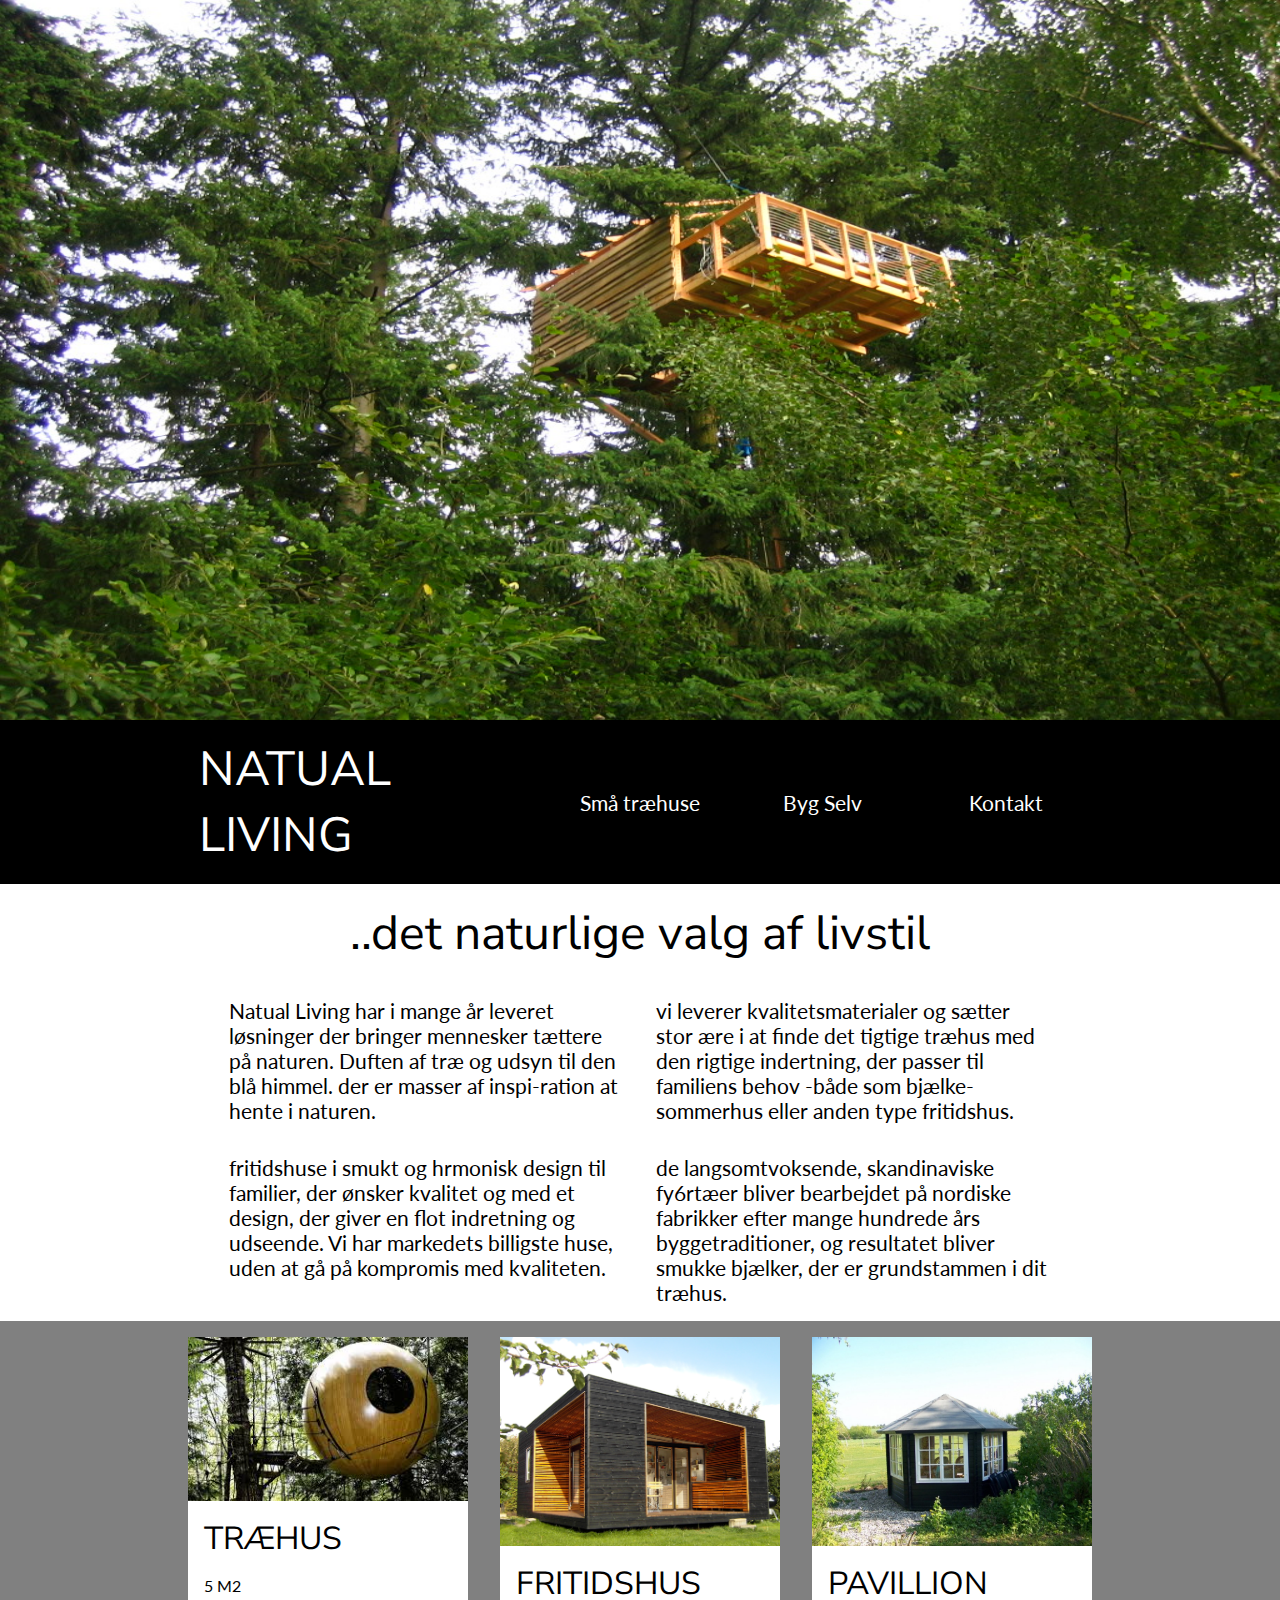
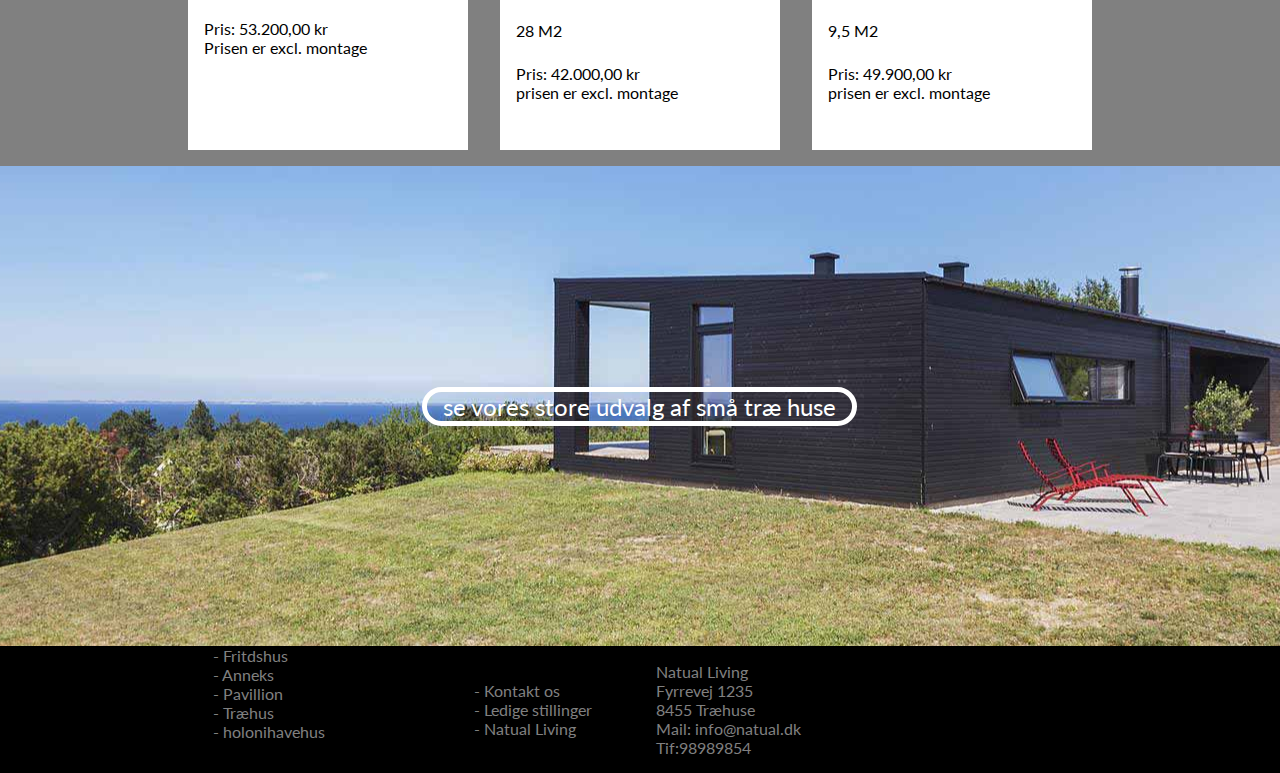
<file: BRING prøveeksamensopgave 2/index.html>
<!DOCTYPE html>
<html lang="en">

<head>
    <meta charset="UTF-8">
    <meta http-equiv="X-UA-Compatible" content="IE=edge">
    <meta name="viewport" content="width=device-width, initial-scale=1.0">
    <title>Document</title>
    <link rel="stylesheet" href="style.css">
    <link rel="stylesheet" href="https://cdnjs.cloudflare.com/ajax/libs/font-awesome/6.0.0-beta2/css/all.min.css"
        integrity="sha512-YWzhKL2whUzgiheMoBFwW8CKV4qpHQAEuvilg9FAn5VJUDwKZZxkJNuGM4XkWuk94WCrrwslk8yWNGmY1EduTA=="
        crossorigin="anonymous" referrerpolicy="no-referrer" />
</head>

<body>

    <header>

        <div class="img">
            <img class="img2010" src="img/2010-hus-i-træ.jpg" alt="">
        </div>

        <section class="NATUALLIVING">

            <div class="NATUAL">
                <h1>
                    NATUAL LIVING
                </h1>
            </div>

            <div class="træhuse">
                <p>
                    Små træhuse
                </p>
            </div>

            <div class="Selv">
                <p>
                    Byg Selv
                </p>
            </div>

            <div class="Kontakt">
                <p>
                    Kontakt
                </p>
            </div>

        </section>

    </header>

    <main>

        <section>

            <div class="h1">
                <h1>
                    ..det naturlige valg af livstil
                </h1>
            </div>

        </section>

        <section class="livstil">

            <div class="Natual1">
                <p class="Natual">
                    Natual Living har i mange år leveret løsninger der bringer mennesker tættere på naturen. Duften af
                    træ og udsyn til den blå himmel. der er masser af inspi-ration at hente i naturen.
                </p>
            </div>

            <div class="vi1">
                <p class="vi">
                    vi leverer kvalitetsmaterialer og sætter stor ære i at finde det tigtige træhus med den rigtige
                    indertning, der passer til familiens behov -både som bjælke-sommerhus eller anden type fritidshus.
                </p>
            </div>

            <div class="fritidshuse1">
                <p class="fritidshuse">
                    fritidshuse i smukt og hrmonisk design til familier, der ønsker kvalitet og med et design, der giver
                    en flot indretning og udseende. Vi har markedets billigste huse, uden at gå på kompromis med
                    kvaliteten.
                </p>
            </div>

            <div class="de1">
                <p class="de">
                    de langsomtvoksende, skandinaviske fy6rtæer bliver bearbejdet på nordiske fabrikker efter mange
                    hundrede års byggetraditioner, og resultatet bliver smukke bjælker, der er grundstammen i dit
                    træhus.
                </p>
            </div>

        </section>


        <section class="section3">

            <div class="div1">

                <div>
                    <img src="img/5m2-traehus1.jpg" alt="">
                    <h1>
                        TRÆHUS
                    </h1>
                    <P class="traehus1">
                        5 M2
                    </P>
                    <P class="Pris">
                        Pris: 53.200,00 kr
                    </P>
                    <p class="Prisen">
                        Prisen er excl. montage
                    </p>
                </div>

            </div>

            <div class="div2">

                <div>
                    <img src="img/28m2-fritidshus2.jpg" alt="">
                    <h1>
                        FRITIDSHUS
                    </h1>
                    <P class="traehus1">
                        28 M2
                    </P>
                    <p class="Pris">
                        Pris: 42.000,00 kr
                    </p>
                    <p class="Prisen">
                        prisen er excl. montage
                    </p>
                </div>
            </div>

            <div class="div3">

                <div>
                    <img src="img/9m2-pavillion2.jpg" alt="">
                    <h1>
                        PAVILLION
                    </h1>
                    <P class="traehus1">
                        9,5 M2
                    </P>
                    <p class="Pris">
                        Pris: 49.900,00 kr
                    </p>
                    <p class="Prisen">
                        prisen er excl. montage
                    </p>
                </div>
            </div>

        </section>

        <section class="section4">
            <div class="Hejrelunden">
                <p class="træ-huse">
                    se vores store udvalg af små træ huse
                </p>
            </div>

        </section>

    </main>

    <footer>

        <section class="footer">

            <div class="Fritdshus">
                <p>
                    - Fritdshus
                </p>
                <p>
                    - Anneks
                </p>
                <p>
                    - Pavillion
                </p>
                <p>
                    - Træhus
                </p>
                <p>
                    - holonihavehus
                </p>
            </div>

            <div class="Kontakt">
                <p>
                    - Kontakt os
                </p>
                <P>
                    - Ledige stillinger
                </P>
                <p>
                    - Natual Living
                </p>
            </div>

            <div class="Natual">
                <p>
                    Natual Living
                </p>
                <p>
                    Fyrrevej 1235
                </p>
                <p>

                    8455 Træhuse
                </p>
                <p>
                    Mail: info@natual.dk
                </p>
                <p>
                    Tif:98989854
                </p>
            </div>

            <div class="i">
                <i class="fa-brands fa-facebook"></i>
                <i class="fa-brands fa-pinterest-square"></i>
                <i class="fa-brands fa-instagram"></i>
            </div>

        </section>

    </footer>




</body>

</html>
</file>
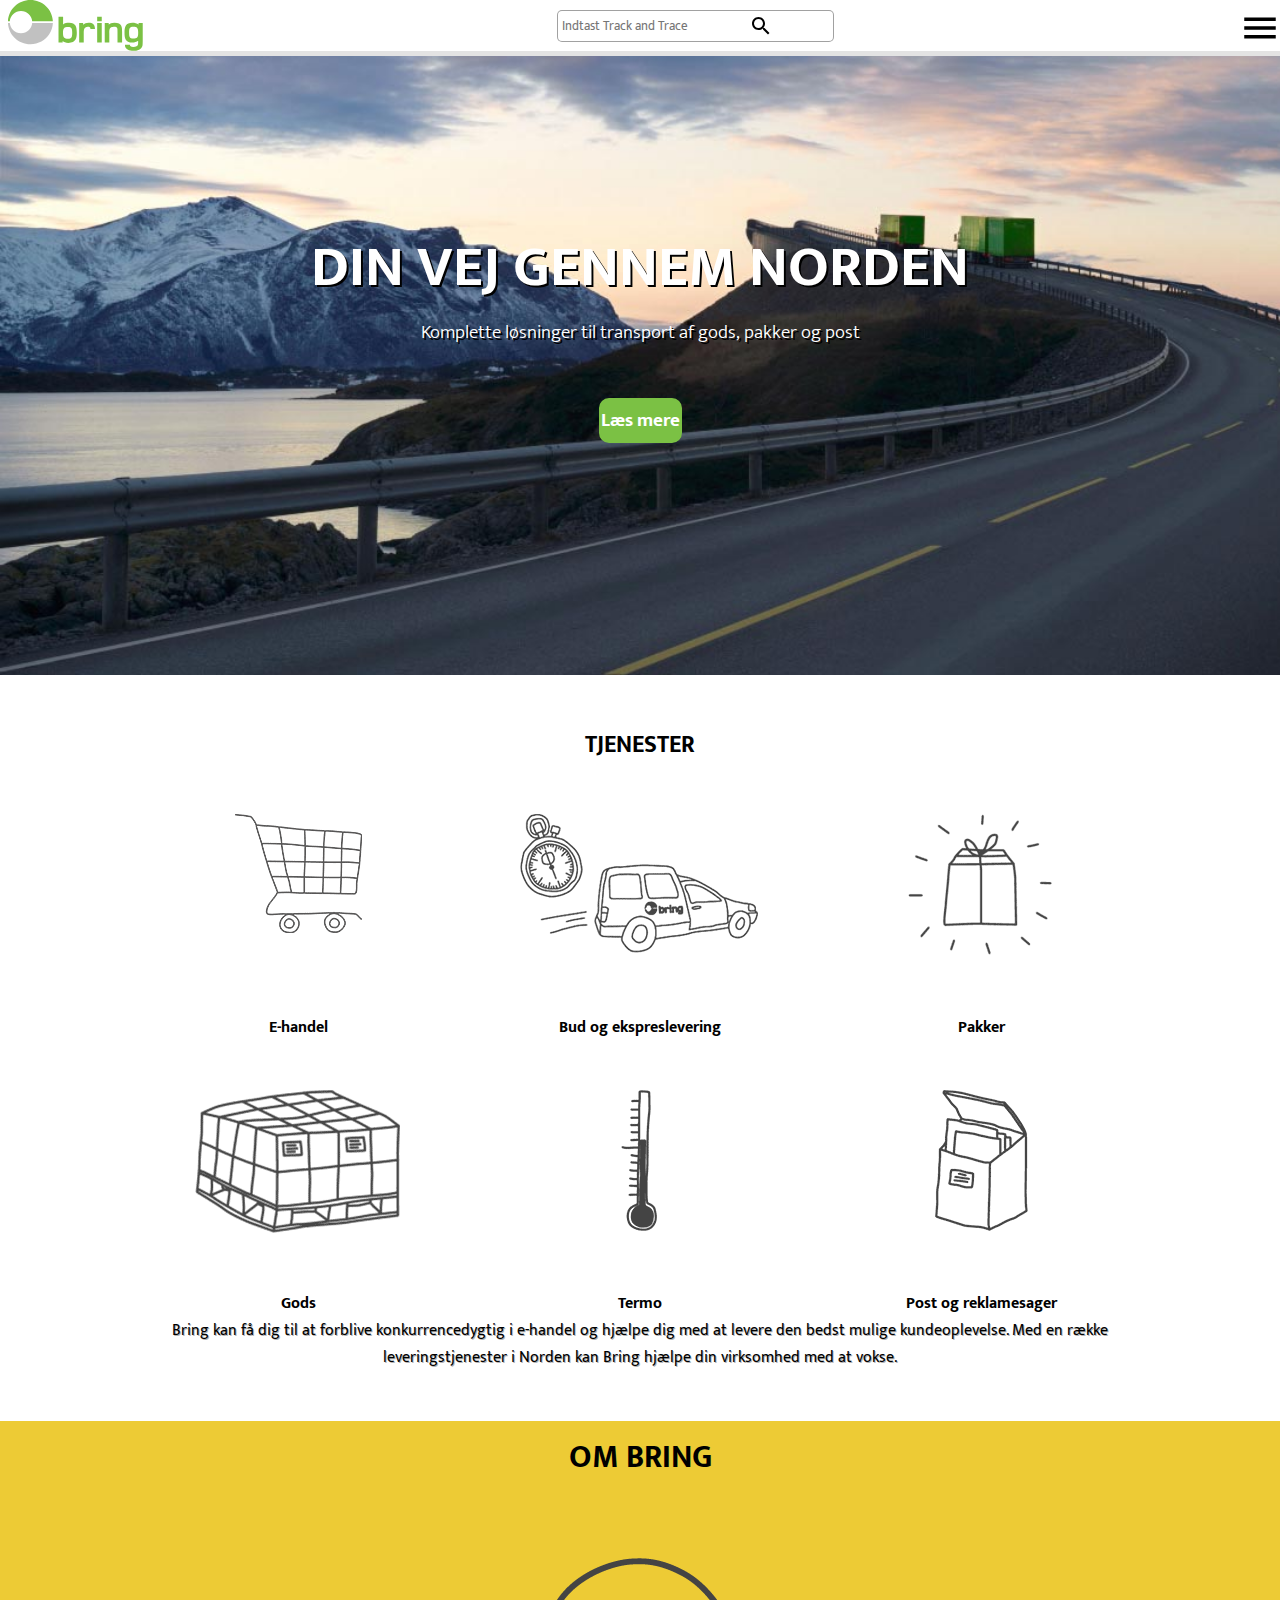
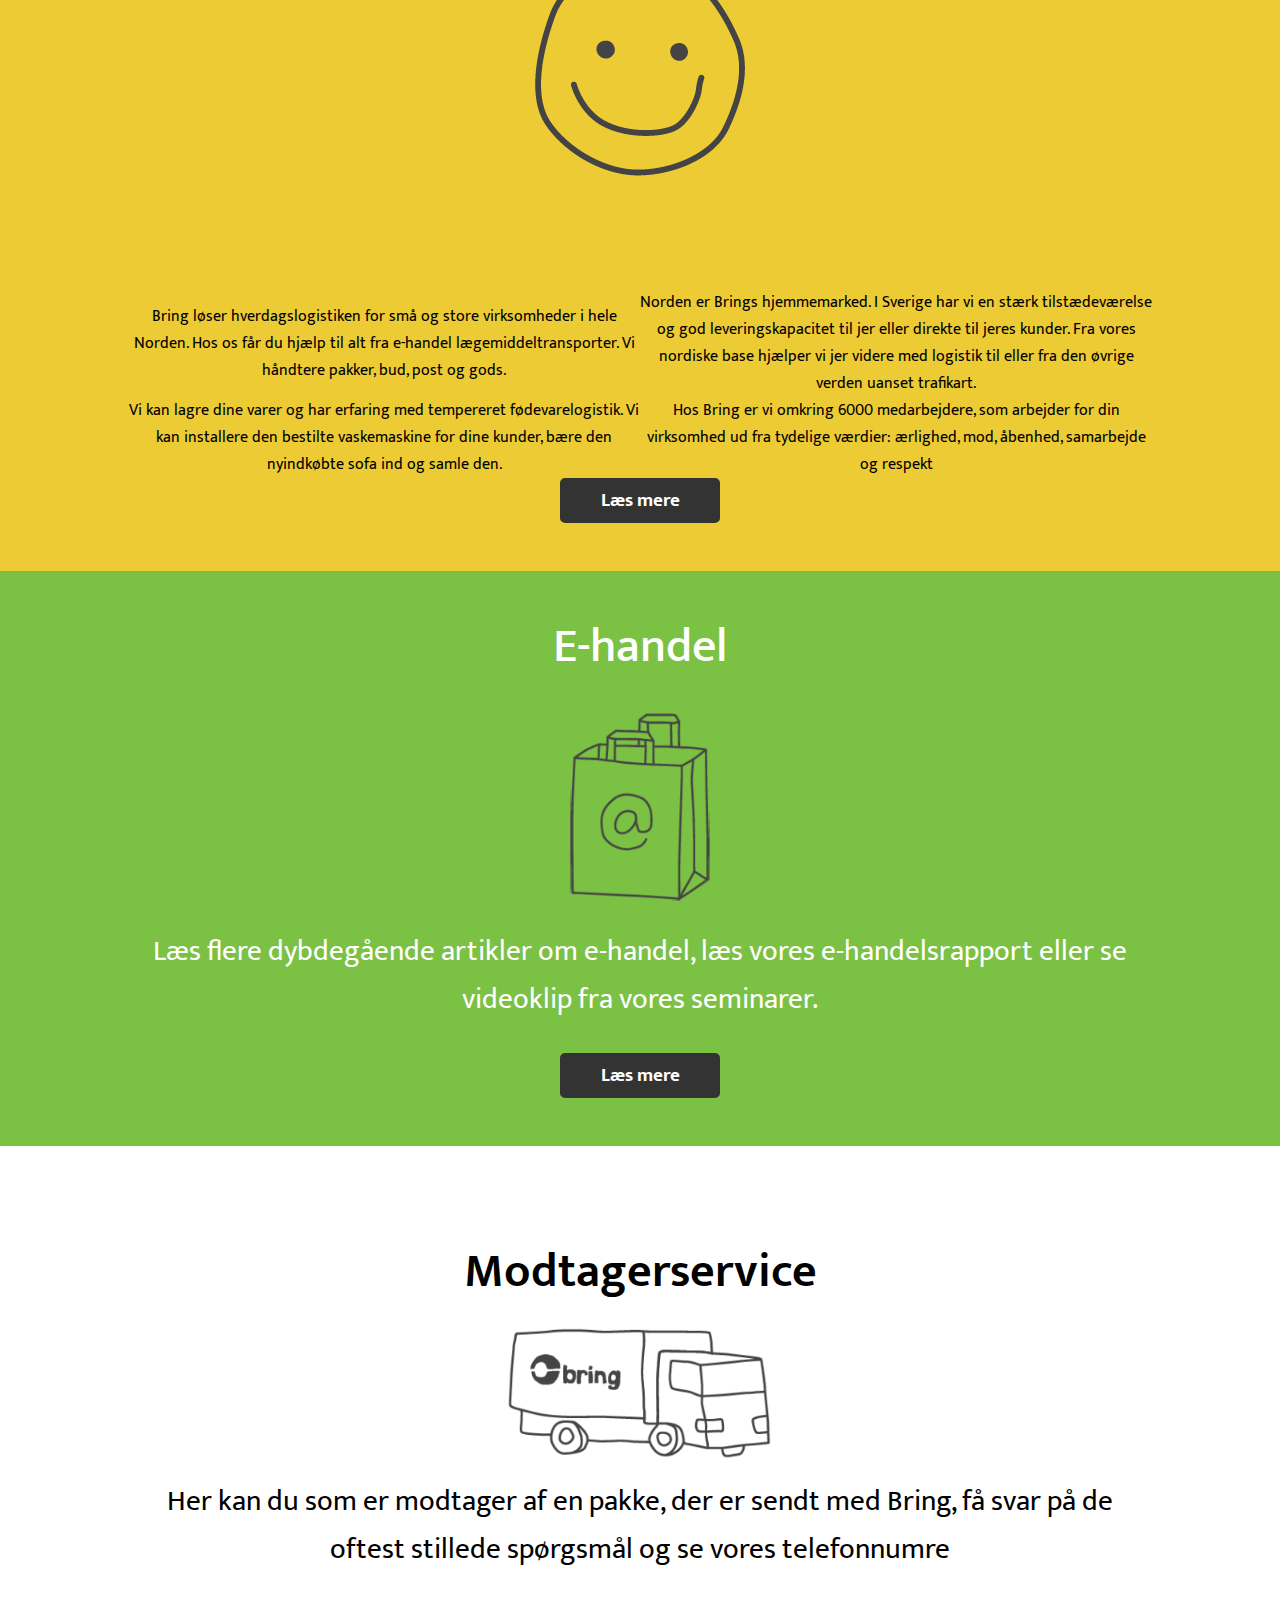
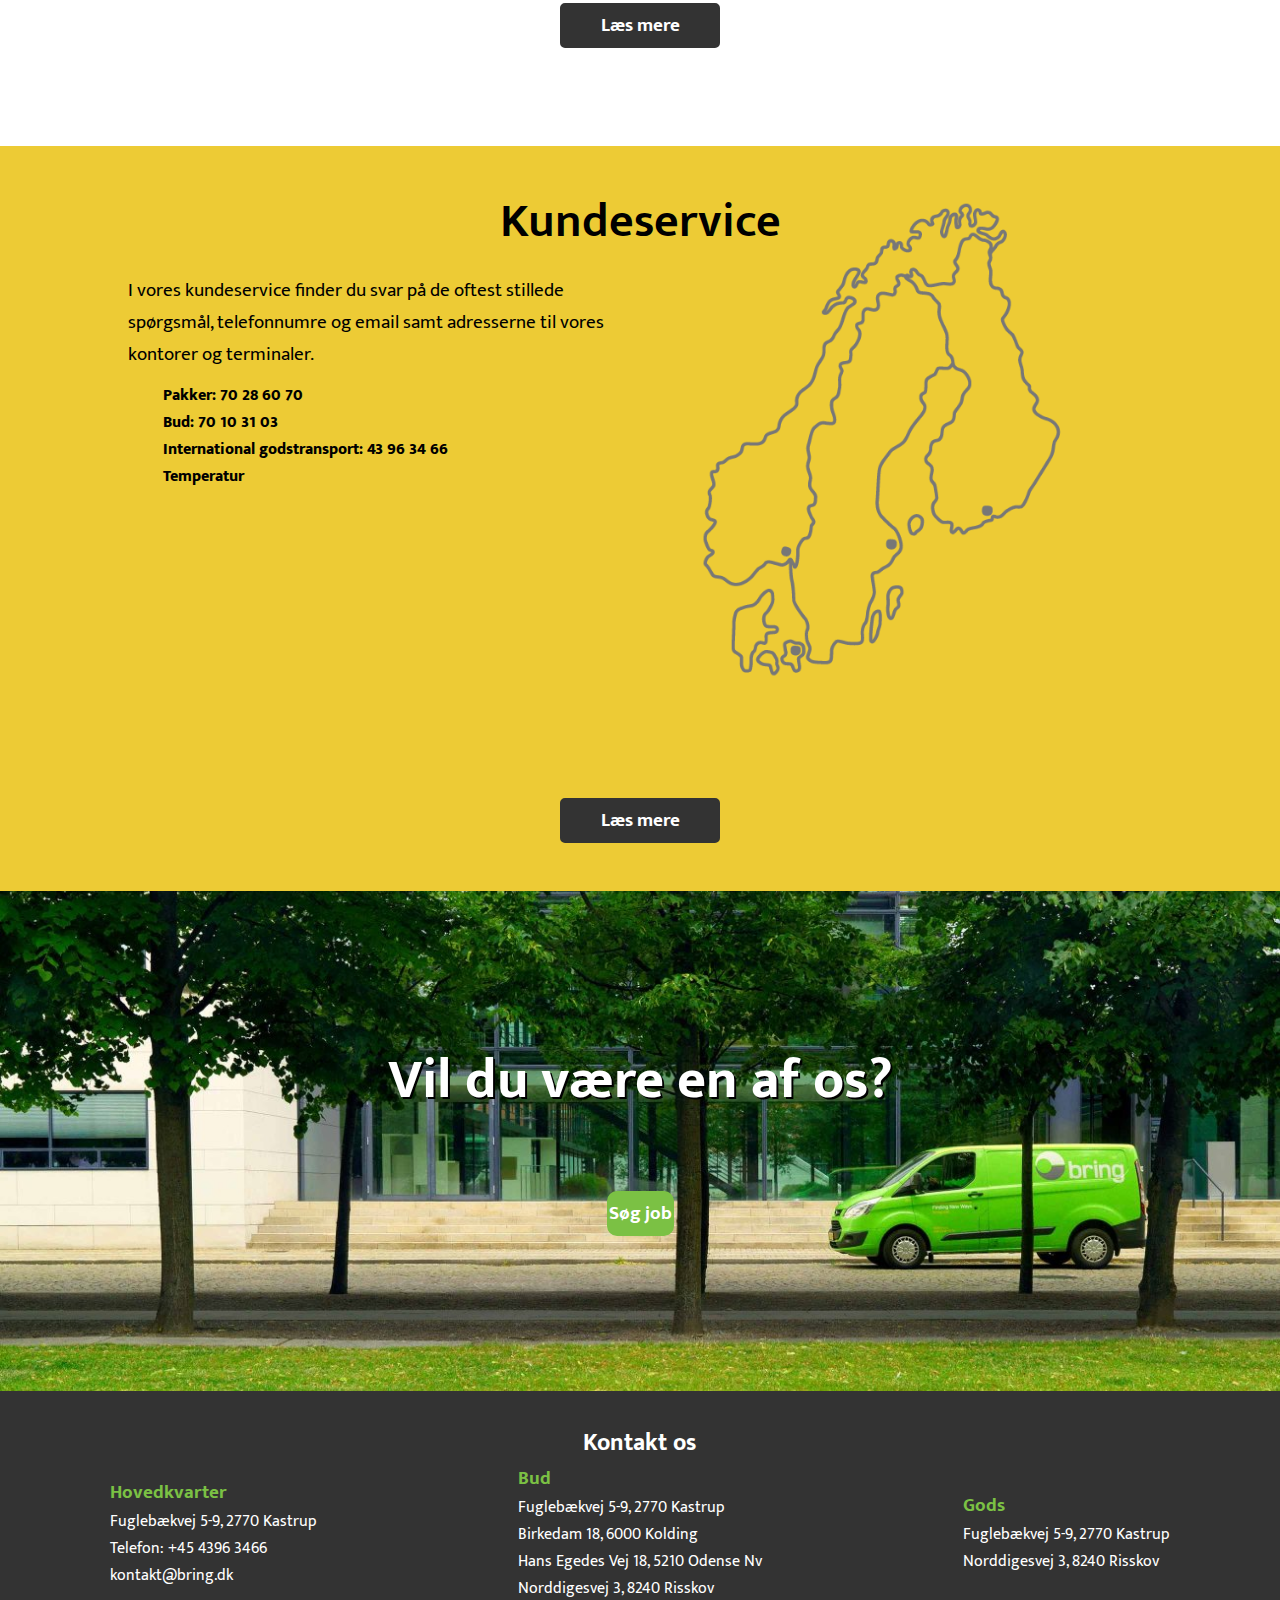
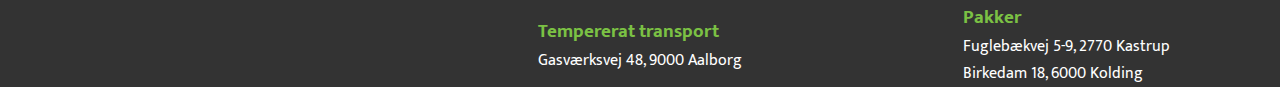
<file: BRING prøveeksamensopgave/index.html>
<!DOCTYPE html>
<html lang="en">

<head>
    <meta charset="UTF-8">
    <meta http-equiv="X-UA-Compatible" content="IE=edge">
    <meta name="viewport" content="width=device-width, initial-scale=1.0">

    <link rel="stylesheet" type="text/css" href="sc.css">

    <link rel="preconnect" href="https://fonts.googleapis.com">
    <link rel="preconnect" href="https://fonts.gstatic.com" crossorigin>
    <link href="https://fonts.googleapis.com/css2?family=Mukta:wght@300&display=swap" rel="stylesheet">

    <title>Prøveeksamen</title>
</head>

<body>

    <!--Header-->

    <header>
        <img style="padding-left: 0.5rem;" src="Materialer/logo.svg" meta="">
        <div class="searchbar">
            <input type="search" placeholder="Indtast Track and Trace">
            <img src="Materialer/baseline-search-24px.svg">
        </div>

        <div class="menu">
            <input type="checkbox">
            <img src="Materialer/baseline-menu-24px.svg">
            <ul>
                <li style="padding-bottom: 1rem; padding-top: 1rem;">
                    <h2>Hovedmenu</h2>
                </li>
                <li>
                    <h3>Forsiden</h3>
                </li>
                <li>
                    <h3>Tjenester</h3>
                </li>
                <li>
                    <h3>Om Bring</h3>
                </li>
                <li>
                    <h3>E-handel</h3>
                </li>
                <li>
                    <h3>Modtagerservice</h3>
                </li>
                <li>
                    <h3>Kundeservice</h3>
                </li>
                <li>
                    <h3>Ledige jobs</h3>
                </li>
                <li>
                    <h3>Kontakt os</h3>
                </li>

                <div class="menuchild">
                    <img src="Materialer/logo.svg">
                    <p>Fuglebækvej 5-9</p>
                    <p>2770 Kastrup</p>
                    <p>Telefon: +45 4396 3466</p>
                    <p>kontakt@bring.dk</p>
                </div>
            </ul>

        </div>

    </header>

    <!--Main sektion-->

    <main>

        <!--Din vej gennem Norden-->

        <div class="sec1">
            <section>
                <div class="fchild">
                    <h1 style="text-transform: uppercase;">Din vej gennem norden</h1>
                    <h3>Komplette løsninger til transport af gods, pakker og post</h3>
                </div>

                <!--Knap-->

                <div class="readmore2">
                    <h3 style="color: white;">Læs mere</h3>
                </div>
            </section>
        </div>

        <!--Tjenester-->

        <div class="sec2">
            <section>
                <h2 style="text-transform: uppercase;">Tjenester</h2>

                <!--Container-->

                <div class="services">

                    <div class="Schild">
                        <img src="Materialer/shopping-cart.png">
                        <h4>E-handel</h4>
                    </div>

                    <div class="Schild">
                        <img src="Materialer/courier-illustration.png">
                        <h4>Bud og ekspreslevering</h4>
                    </div>

                    <div class="Schild">
                        <img src="Materialer/parcel-illustration.png">
                        <h4>Pakker</h4>
                    </div>

                    <div class="Schild">
                        <img src="Materialer/cargo-illustration.png">
                        <h4>Gods</h4>
                    </div>

                    <div class="Schild">
                        <img src="Materialer/tempererat.png">
                        <h4>Termo</h4>
                    </div>

                    <div class="Schild">
                        <img src="Materialer/mailbox.png">
                        <h4>Post og reklamesager</h4>
                    </div>

                </div>

                <!--Sektion beskrivelse-->

                <p style="text-shadow: 1px 1px rgb(179, 179, 179);">Bring kan få dig til at forblive konkurrencedygtig i
                    e-handel og hjælpe dig med at levere den bedst mulige kundeoplevelse. Med en række
                    leveringstjenester i Norden kan Bring hjælpe din virksomhed med at vokse.</p>
            </section>
        </div>

        <!--Info-->

        <div class="sec3">
            <section>
                <h1 style="text-transform: uppercase; margin-top: 10px;">Om Bring</h1>
                <img style="margin-top: 70px;" src="Materialer/smiley.png">

                <!--Container-->

                <div class="txtcontainer">

                    <p>Bring løser hverdagslogistiken for små og store virksomheder i hele Norden.
                        Hos os får du hjælp til alt fra e-handel lægemiddeltransporter.
                        Vi håndtere pakker, bud, post og gods.
                    </p>

                    <p>Norden er Brings hjemmemarked. I Sverige har vi en stærk tilstædeværelse og god
                        leveringskapacitet til jer eller direkte
                        til jeres kunder. Fra vores nordiske base hjælper vi jer videre med logistik
                        til eller fra den øvrige verden uanset trafikart.
                    </p>

                    <p>Vi kan lagre dine varer og har erfaring med tempereret fødevarelogistik.
                        Vi kan installere den bestilte vaskemaskine for dine kunder, bære den
                        nyindkøbte sofa ind og samle den.
                    </p>

                    <p>Hos Bring er vi omkring 6000 medarbejdere, som arbejder for din
                        virksomhed ud fra tydelige værdier: ærlighed, mod, åbenhed,
                        samarbejde og respekt
                    </p>

                </div>

                <!--Knap-->

                <a href="#">
                    <div class="readmore">
                        <h3>Læs mere</h3>
                    </div>
                </a>


            </section>
        </div>

        <!-- E-handel -->

        <div class="sec4">
            <section>
                <div class="shop">
                    <h1 style="color: white; font-size: 3rem; font-weight: 500; margin-top: 2.25rem;">E-handel</h1>
                    <img src="Materialer/e-handel.png" style="transform: scale(80%);">
                    <p style="color: white; font-size: 1.8rem;">Læs flere dybdegående artikler om e-handel, læs vores
                        e-handelsrapport eller se videoklip fra vores seminarer.</p>
                </div>

                <a href="#">
                    <div class="readmore">
                        <h3>Læs mere</h3>
                    </div>
                </a>

            </section>
        </div>

        <div class="sec5">
            <section>
                <div class="recieve">
                    <h1 style="color: black; font-size: 3rem; font-weight: 600; margin-top: 2.25rem;">Modtagerservice
                    </h1>
                    <img src="Materialer/truck.png" style="transform: scale(80%);">
                    <p style="color: black; font-size: 1.8rem;">Her kan du som er modtager af en pakke, der er sendt med
                        Bring, få svar på de oftest
                        stillede spørgsmål og se vores telefonnumre</p>
                </div>

                <a href="#">
                    <div class="readmore">
                        <h3>Læs mere</h3>
                    </div>
                </a>
            </section>
        </div>

        <div class="sec6">
            <section>
                <div class="customerservice">
                    <h1 style="color: black; font-size: 3rem; font-weight: 600; margin-top: 2.25rem;">Kundeservice</h1>
                    <p style="color: black; font-size: 1.2rem;">I vores kundeservice finder du svar på de oftest
                        stillede spørgsmål,
                        telefonnumre og email samt adresserne til vores kontorer og terminaler.
                    </p>
                    <img src="Materialer/bring-map-nordic.png">
                    <ul>
                        <li>Pakker: 70 28 60 70</li>
                        <li>Bud: 70 10 31 03</li>
                        <li>International godstransport: 43 96 34 66</li>
                        <li>Temperatur</li>
                    </ul>
                </div>

                <a href="#">
                    <div class="readmore">
                        <h3>Læs mere</h3>
                    </div>
                </a>
            </section>
        </div>

        <div class="sec7">
            <section>

                <div class="fchild">
                    <h1 style="font-size: 3.5rem;">Vil du være en af os?</h1>
                </div>

                <a href="#">
                    <div class="readmore2" style="margin-top: 4rem;">
                        <h3>Søg job</h3>
                    </div>
                </a>

            </section>
        </div>

    </main>

    <!--Footer-->

    <footer>

        <div class="footcontainer">

            <div class="foottop">
                <h2>Kontakt os</h2>
            </div>

            <div class="hq">
                <h3>Hovedkvarter</h3>
                <ul>
                    <li>Fuglebækvej 5-9, 2770 Kastrup</li>
                    <li>Telefon: +45 4396 3466</li>
                    <li>kontakt@bring.dk</li>
                </ul>
            </div>

            <div class="bud">
                <h3>Bud</h3>
                <ul>
                    <li>Fuglebækvej 5-9, 2770 Kastrup</li>
                    <li>Birkedam 18, 6000 Kolding</li>
                    <li>Hans Egedes Vej 18, 5210 Odense Nv</li>
                    <li>Norddigesvej 3, 8240 Risskov</li>
                </ul>
            </div>

            <div class="gods">
                <h3>Gods</h3>
                <ul>
                    <li>Fuglebækvej 5-9, 2770 Kastrup</li>
                    <li>Norddigesvej 3, 8240 Risskov</li>
                </ul>
            </div>

            <div class="temp">
                <h3>Tempererat transport</h3>
                <ul>
                    <li>Gasværksvej 48, 9000 Aalborg</li>
                </ul>
            </div>

            <div class="packages">
                <h3>Pakker</h3>
                <ul>
                    <li>Fuglebækvej 5-9, 2770 Kastrup</li>
                    <li>Birkedam 18, 6000 Kolding</li>
                </ul>

            </div>

            <div class="social">

            </div>

        </div>

    </footer>



</body>

</html>
</file>
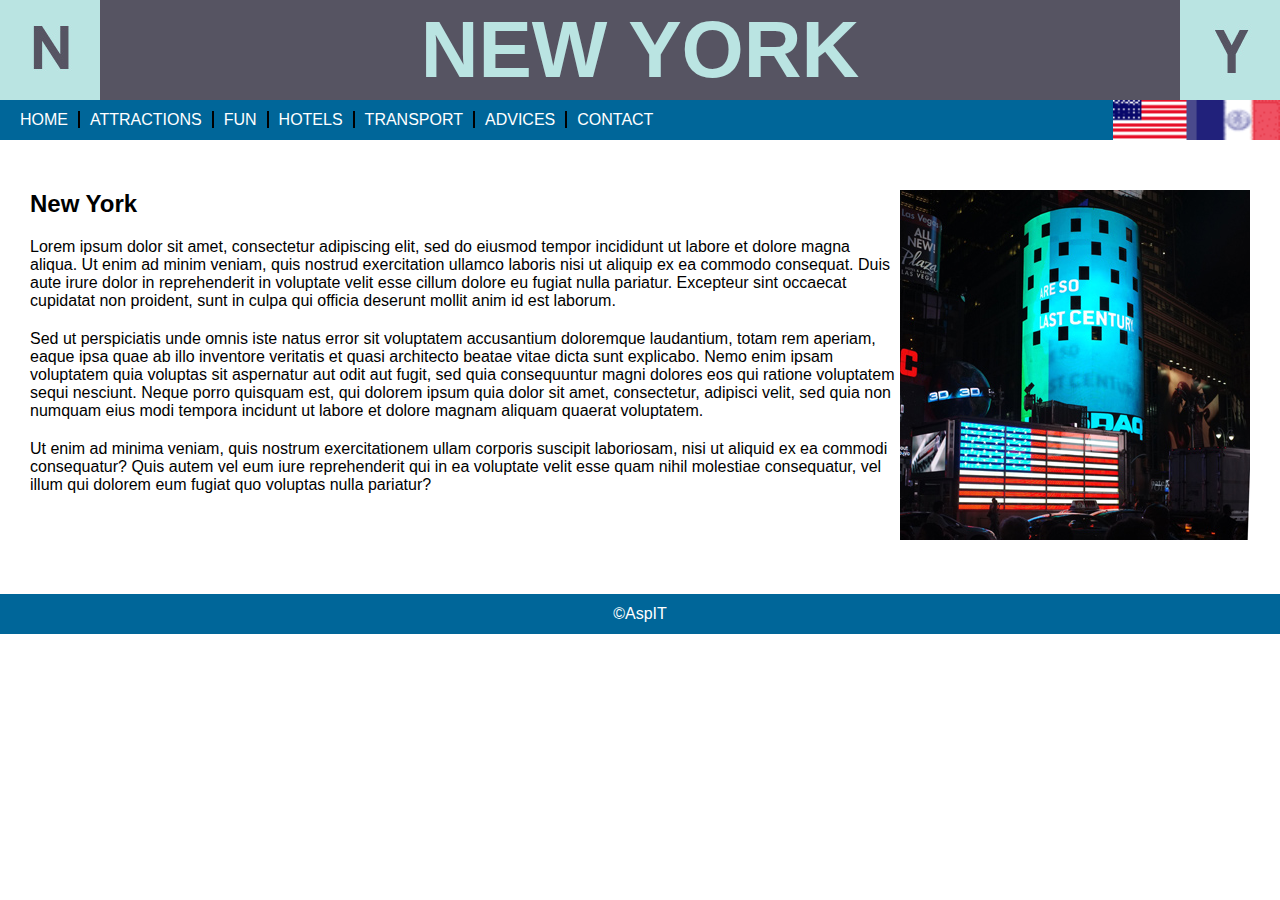
<file: Opgave - CSS - flexbox New York/index.html>
<!DOCTYPE html>
<html lang="en">
<head>
    <meta charset="UTF-8">
    <meta name="viewport" content="width=device-width, initial-scale=1.0">
    <link a href="css/style.css" type="text/css" rel="stylesheet">
    <title>New York</title>
</head>
<body>
    <header>
        <a href="index.html">
            <img src="img/N.jpg" class="left">
        
        
        <h1>New York</h1>
        
        <img src="img/y.jpg" class="right"></a>
    </header>

    <nav>
        <ul>
            <li><a href="index.html">HOME</a></li>
            <li><a href="attractions.html">ATTRACTIONS</a></li>
            <li><a href="fun.html">FUN</a></li>
            <li><a href="hotels.html">HOTELS</a></li>
            <li><a href="transport.html">TRANSPORT</a></li>
            <li><a href="advices.html">ADVICES</a></li>
            <li><a href="contact.html" class="noborder">CONTACT</a></li>
        </ul>

        <img src="img/bothflags.png">
    </nav>

    <main>
        <section>
            <article>
                <div class="left-column">
                    <h2>New York</h2>

                    <p>Lorem ipsum dolor sit amet, consectetur adipiscing elit, sed do eiusmod tempor incididunt ut labore et dolore magna aliqua. Ut enim ad minim veniam, quis nostrud exercitation ullamco laboris nisi ut aliquip ex ea commodo consequat. Duis aute irure dolor in reprehenderit in voluptate velit esse cillum dolore eu fugiat nulla pariatur. Excepteur sint occaecat cupidatat non proident, sunt in culpa qui officia deserunt mollit anim id est laborum.</p>

                    <p>Sed ut perspiciatis unde omnis iste natus error sit voluptatem accusantium doloremque laudantium, totam rem aperiam, eaque ipsa quae ab illo inventore veritatis et quasi architecto beatae vitae dicta sunt explicabo. Nemo enim ipsam voluptatem quia voluptas sit aspernatur aut odit aut fugit, sed quia consequuntur magni dolores eos qui ratione voluptatem sequi nesciunt. Neque porro quisquam est, qui dolorem ipsum quia dolor sit amet, consectetur, adipisci velit, sed quia non numquam eius modi tempora incidunt ut labore et dolore magnam aliquam quaerat voluptatem.</p>

                    <p>Ut enim ad minima veniam, quis nostrum exercitationem ullam corporis suscipit laboriosam, nisi ut aliquid ex ea commodi consequatur? Quis autem vel eum iure reprehenderit qui in ea voluptate velit esse quam nihil molestiae consequatur, vel illum qui dolorem eum fugiat quo voluptas nulla pariatur?</p>
                </div>

                <div class="right-column">
                    <img src="img/forside.jpg">
                </div>

               
            </article>
        </section>

    </main>

    <footer>
        <p>&#169;AspIT</p>
    </footer>
    
</body>
</html>
</file>
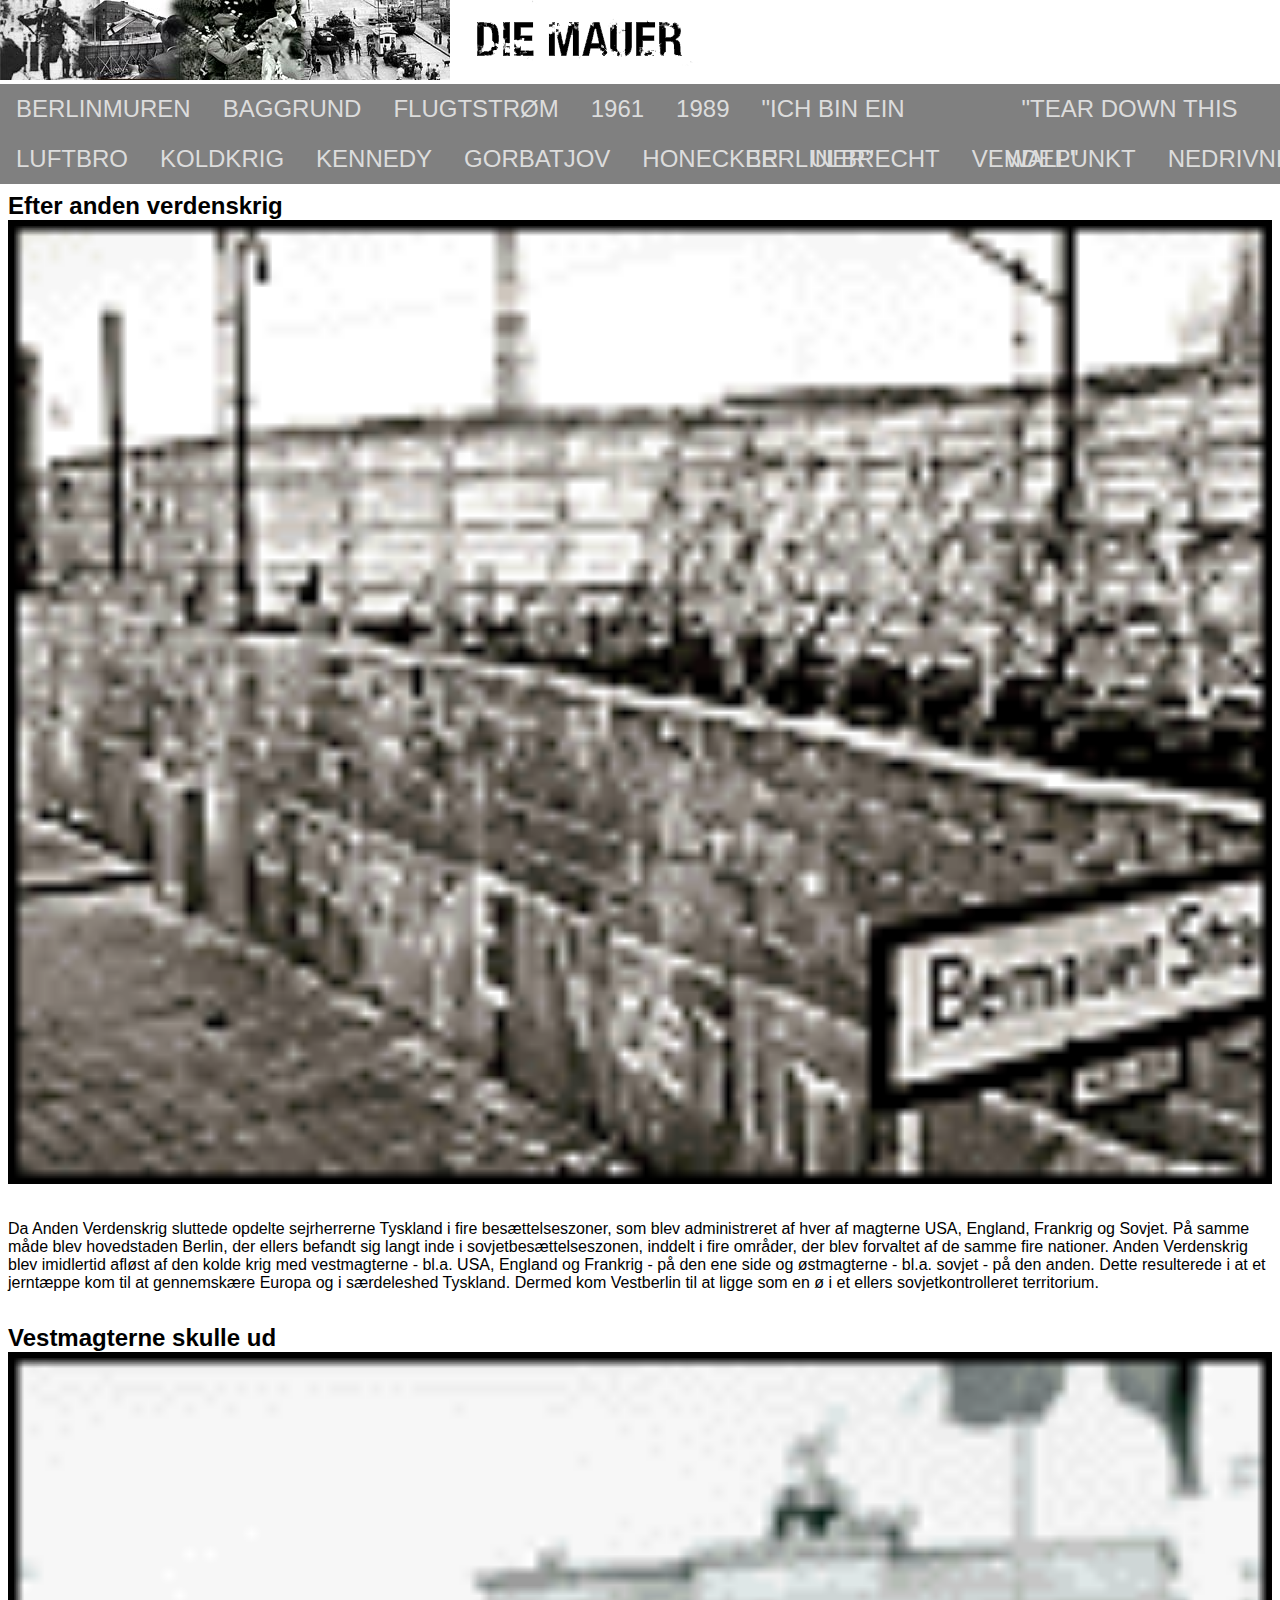
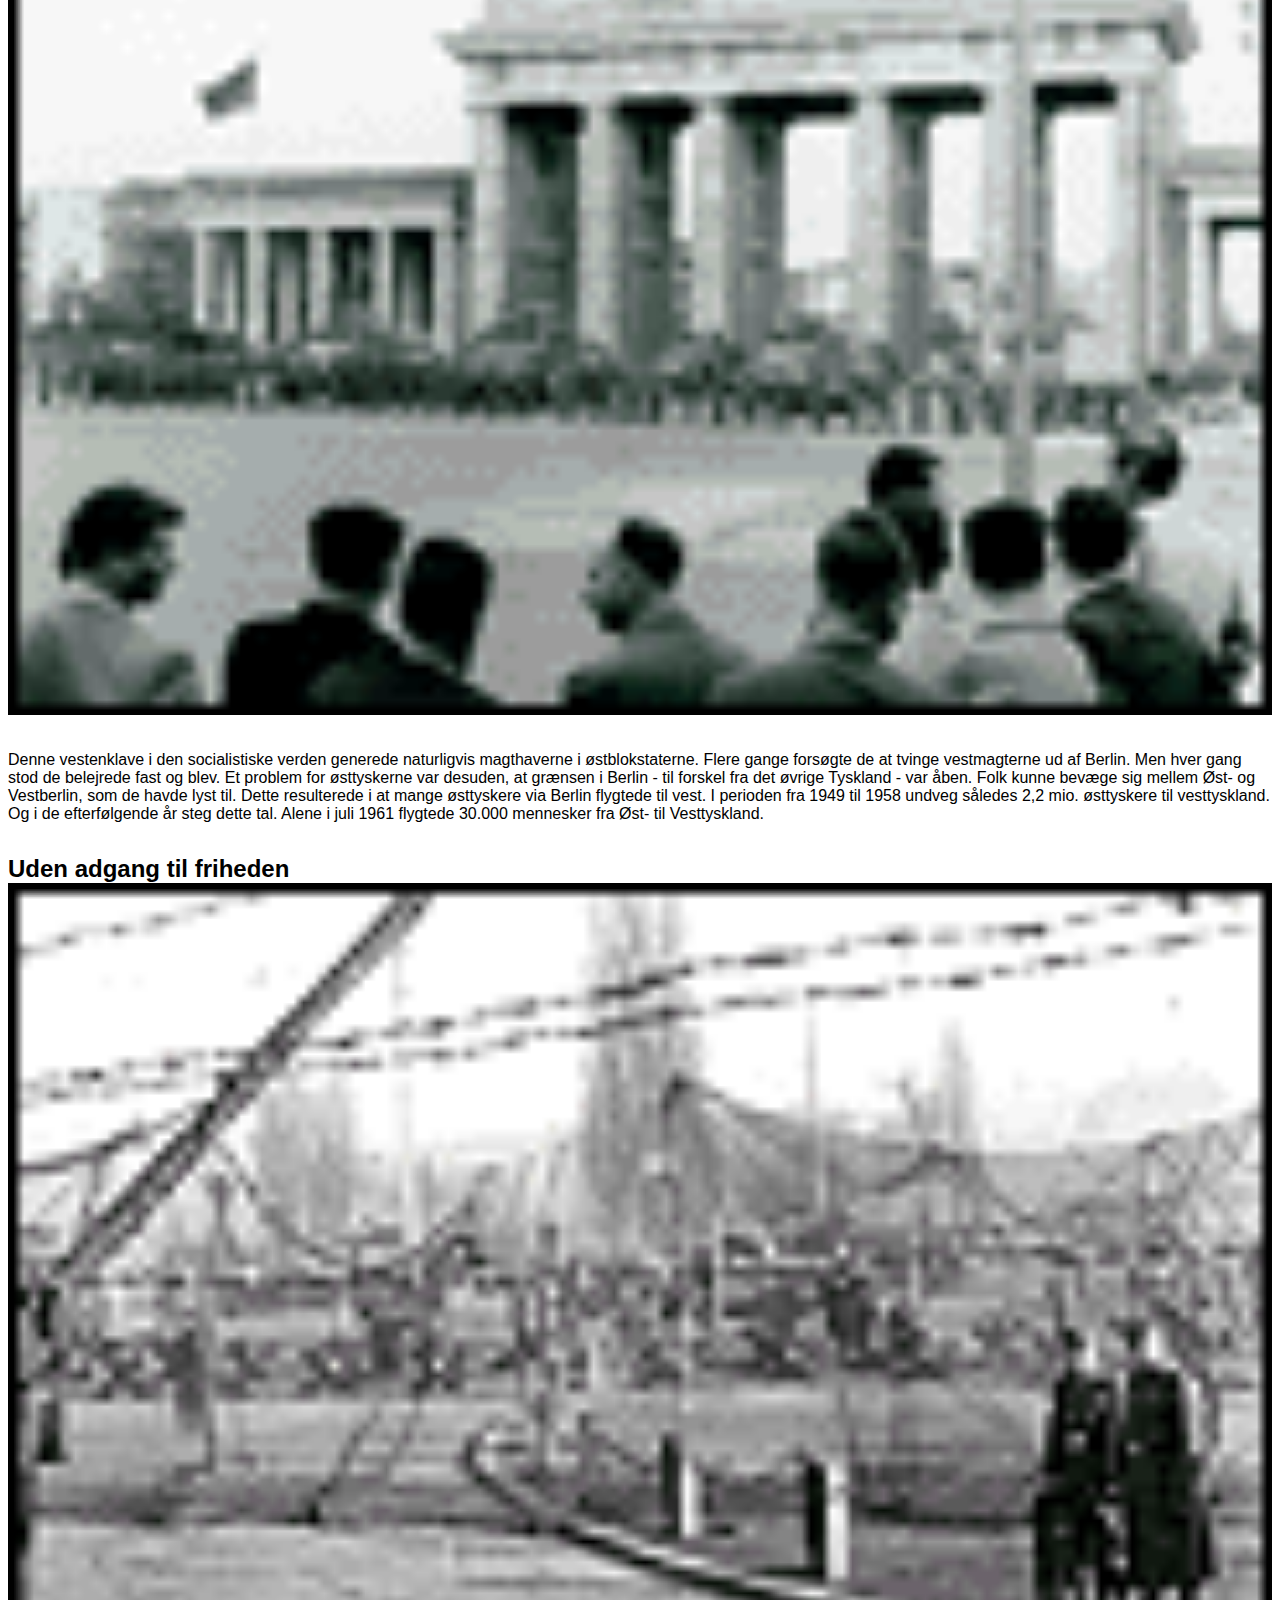
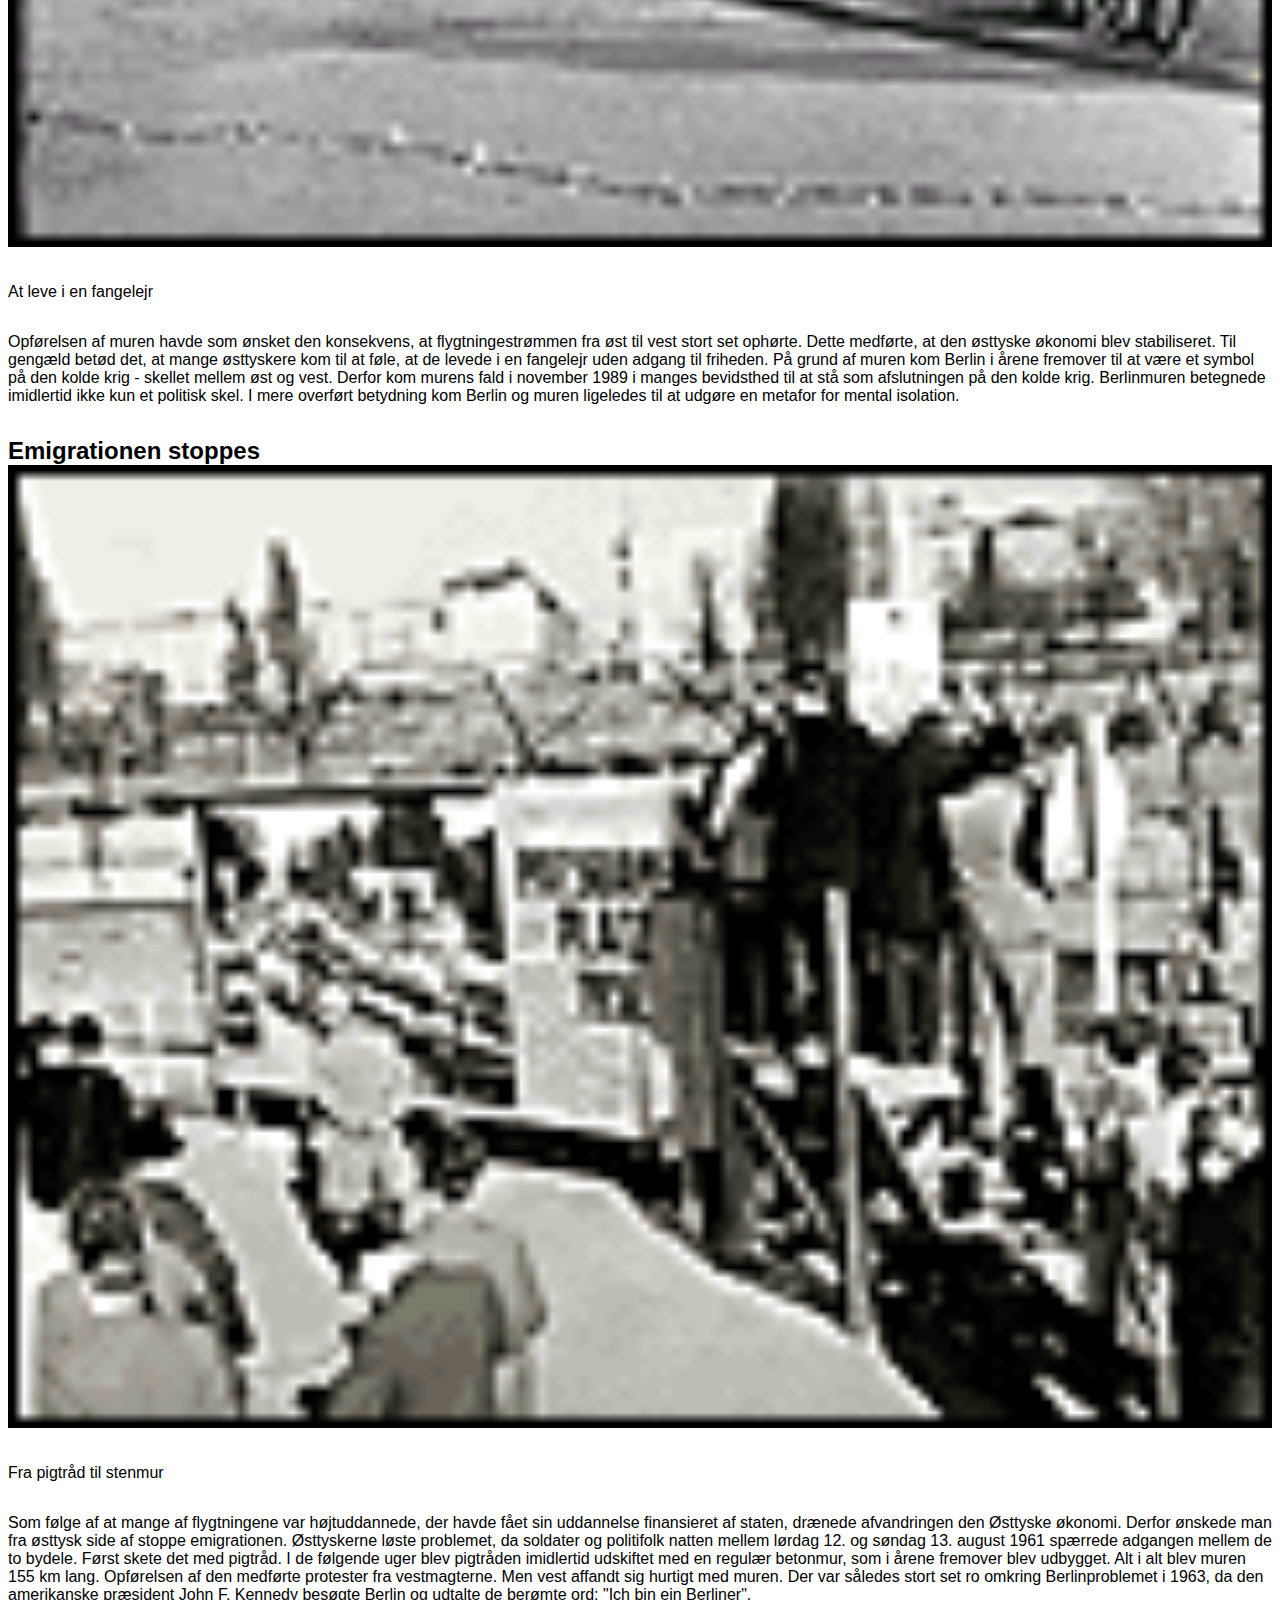
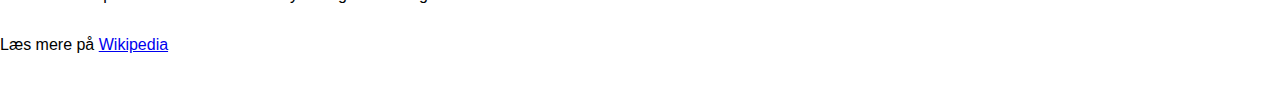
<file: Opgave - CSS - pseudoklasser Die Mauer 2/index.html>
<!DOCTYPE html>
<html lang="en">

<head>
    <meta charset="UTF-8">
    <meta name="viewport" content="width=device-width, initial-scale=1.0">
    <title>Die Mauer</title>
    <link rel="stylesheet" href="https://cdnjs.cloudflare.com/ajax/libs/font-awesome/6.0.0-beta2/css/all.min.css"
        integrity="sha512-YWzhKL2whUzgiheMoBFwW8CKV4qpHQAEuvilg9FAn5VJUDwKZZxkJNuGM4XkWuk94WCrrwslk8yWNGmY1EduTA=="
        crossorigin="anonymous" referrerpolicy="no-referrer" />
    <link rel="stylesheet" href="style.css">
</head>

<body>
    <header>
        <img src="img/hoved.jpg">
        <img src="img/logo.png">
    </header>

    <nav class="top">
        <!-- All links are dead links just for example -->
        <ul>
            <li><i class="fas fa-caret-right"></i><a href="#">Berlinmuren</a></li>
            <li><i class="fas fa-caret-right"></i><a href="#">Baggrund</a></li>
            <li><i class="fas fa-caret-right"></i><a href="#">Flugtstrøm</a></li>
            <li><i class="fas fa-caret-right"></i><a href="#">1961</a></li>
            <li><i class="fas fa-caret-right"></i><a href="#">1989</a></li>
            <li><i class="fas fa-caret-right"></i><a href="#">"Ich bin ein Berliner"</a></li>
            <li><i class="fas fa-caret-right"></i><a href="#">"Tear down this wall"</a></li>
        </ul>
    </nav>

    <nav class="side">
        <ul>
            <li><a href="#">Luftbro</a></li>
            <li><a href="#">Koldkrig</a></li>
            <li><a href="#">Kennedy</a></li>
            <li><a href="#">Gorbatjov</a></li>
            <li><a href="#">Honecker</a></li>
            <li><a href="#">Ulbrecht</a></li>
            <li><a href="#">Vendepunkt</a></li>
            <li><a href="#">Nedrivning</a></li>
            <li><a href="#">Fremtid</a></li>
            <li><a href="#">Galleri</a></li>
            <li><a href="#">Seminar</a></li>
        </ul>
    </nav>

    <main>
        <section>
            <article>
                <h2>Efter anden verdenskrig</h2>
                <img src="img/mur01.gif">
                <p>Da Anden Verdenskrig sluttede opdelte sejrherrerne Tyskland i fire besættelseszoner, som blev
                    administreret af hver af magterne USA, England, Frankrig og Sovjet. På samme måde blev hovedstaden
                    Berlin, der ellers befandt sig langt inde i sovjetbesættelseszonen, inddelt i fire områder, der blev
                    forvaltet af de samme fire nationer. Anden Verdenskrig blev imidlertid afløst af den kolde krig med
                    vestmagterne - bl.a. USA, England og Frankrig - på den ene side og østmagterne - bl.a. sovjet - på
                    den anden. Dette resulterede i at et jerntæppe kom til at gennemskære Europa og i særdeleshed
                    Tyskland. Dermed kom Vestberlin til at ligge som en ø i et ellers sovjetkontrolleret territorium.
                </p>
            </article>

            <article>
                <h2>Vestmagterne skulle ud</h2>
                <img src="img/ciel2.gif">
                <p>Denne vestenklave i den socialistiske verden generede naturligvis magthaverne i østblokstaterne.
                    Flere gange forsøgte de at tvinge vestmagterne ud af Berlin. Men hver gang stod de belejrede fast og
                    blev. Et problem for østtyskerne var desuden, at grænsen i Berlin - til forskel fra det øvrige
                    Tyskland - var åben. Folk kunne bevæge sig mellem Øst- og Vestberlin, som de havde lyst til. Dette
                    resulterede i at mange østtyskere via Berlin flygtede til vest. I perioden fra 1949 til 1958 undveg
                    således 2,2 mio. østtyskere til vesttyskland. Og i de efterfølgende år steg dette tal. Alene i juli
                    1961 flygtede 30.000 mennesker fra Øst- til Vesttyskland.</p>
            </article>
        </section>
        <section>

            <article>
                <h2>Uden adgang til friheden</h2>
                <img src="img/mur02.gif">
                <p>At leve i en fangelejr</p>
                <p>Opførelsen af muren havde som ønsket den konsekvens, at flygtningestrømmen fra øst til vest stort set
                    ophørte. Dette medførte, at den østtyske økonomi blev stabiliseret. Til gengæld betød det, at mange
                    østtyskere kom til at føle, at de levede i en fangelejr uden adgang til friheden. På grund af muren
                    kom Berlin i årene fremover til at være et symbol på den kolde krig - skellet mellem øst og vest.
                    Derfor kom murens fald i november 1989 i manges bevidsthed til at stå som afslutningen på den kolde
                    krig. Berlinmuren betegnede imidlertid ikke kun et politisk skel. I mere overført betydning kom
                    Berlin og muren ligeledes til at udgøre en metafor for mental isolation.</p>
            </article>

            <article>
                <h2>Emigrationen stoppes</h2>
                <img src="img/mur06.gif">
                <p>Fra pigtråd til stenmur</p>
                <p>Som følge af at mange af flygtningene var højtuddannede, der havde fået sin uddannelse finansieret af
                    staten, drænede afvandringen den Østtyske økonomi. Derfor ønskede man fra østtysk side af stoppe
                    emigrationen. Østtyskerne løste problemet, da soldater og politifolk natten mellem lørdag 12. og
                    søndag 13. august 1961 spærrede adgangen mellem de to bydele. Først skete det med pigtråd. I de
                    følgende uger blev pigtråden imidlertid udskiftet med en regulær betonmur, som i årene fremover blev
                    udbygget. Alt i alt blev muren 155 km lang. Opførelsen af den medførte protester fra vestmagterne.
                    Men vest affandt sig hurtigt med muren. Der var således stort set ro omkring Berlinproblemet i 1963,
                    da den amerikanske præsident John F. Kennedy besøgte Berlin og udtalte de berømte ord: "Ich bin ein
                    Berliner".</p>
            </article>
        </section>
    </main>

    <footer>
        <p>Læs mere på <a href="https://da.wikipedia.org/wiki/Berlinmuren">Wikipedia</a></p>
    </footer>

</body>

</html>
</file>
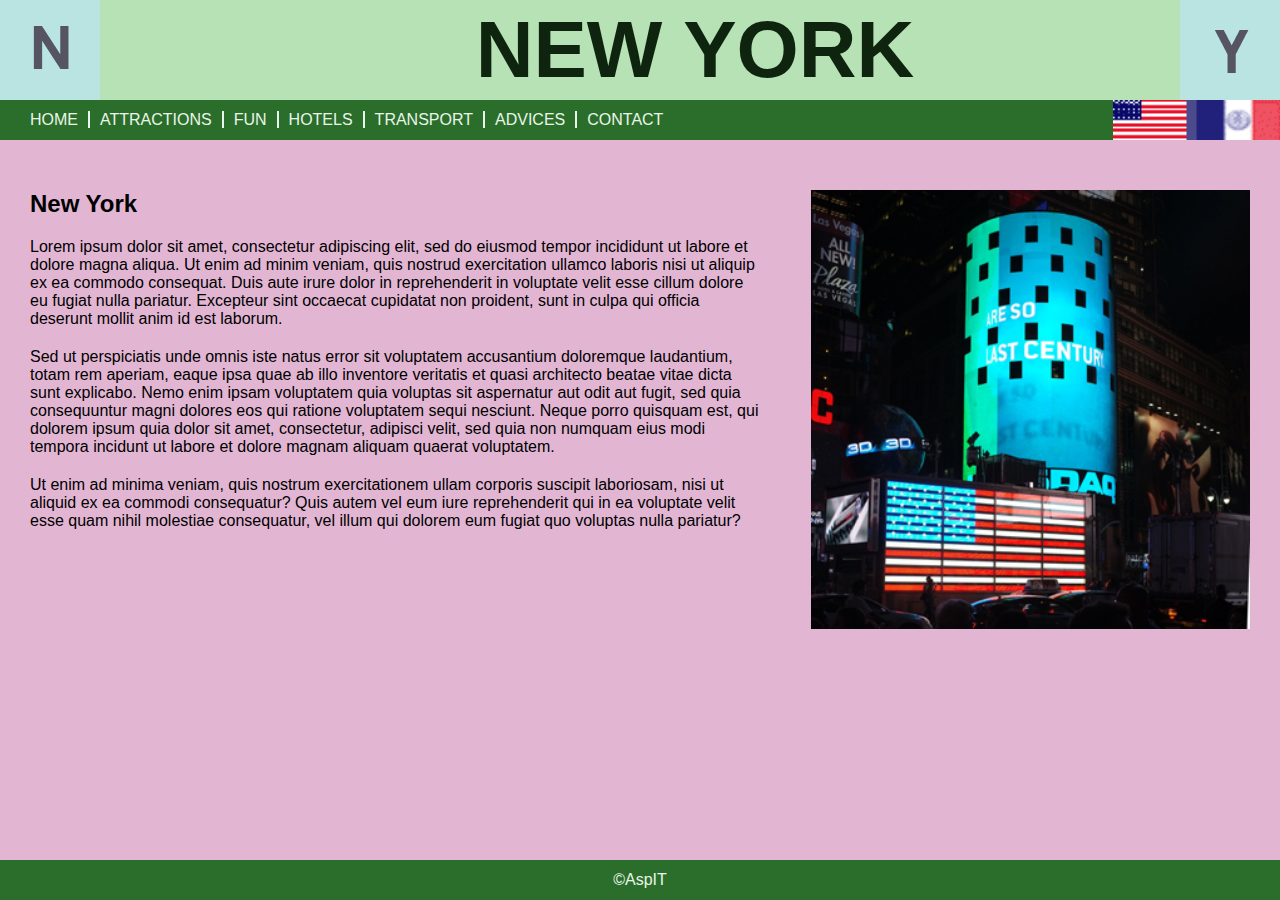
<file: Opgave - CSS - variabler New York Website/index.html>
<!DOCTYPE html>
<html lang="en">

<head>
    <meta charset="UTF-8">
    <meta name="viewport" content="width=device-width, initial-scale=1.0">
    <link a href="css/style.css" type="text/css" rel="stylesheet">
    <title>New York</title>
</head>

<body>
    <header>
        <a href="index.html">
            <img src="img/N.jpg" class="left">


            <h1>New York</h1>

            <img src="img/y.jpg" class="right">
        </a>
    </header>

    <nav>
        <ul>
            <li><a href="index.html">HOME</a></li>
            <li><a href="attractions.html">ATTRACTIONS</a></li>
            <li><a href="fun.html">FUN</a></li>
            <li><a href="hotels.html">HOTELS</a></li>
            <li><a href="transport.html">TRANSPORT</a></li>
            <li><a href="advices.html">ADVICES</a></li>
            <li><a href="contact.html" class="noborder">CONTACT</a></li>
        </ul>

        <img src="img/bothflags.png">
    </nav>

    <main>
        <section>
            <article>
                <div class="left-column">
                    <h2>New York</h2>

                    <p>Lorem ipsum dolor sit amet, consectetur adipiscing elit, sed do eiusmod tempor incididunt ut
                        labore et dolore magna aliqua. Ut enim ad minim veniam, quis nostrud exercitation ullamco
                        laboris nisi ut aliquip ex ea commodo consequat. Duis aute irure dolor in reprehenderit in
                        voluptate velit esse cillum dolore eu fugiat nulla pariatur. Excepteur sint occaecat cupidatat
                        non proident, sunt in culpa qui officia deserunt mollit anim id est laborum.</p>

                    <p>Sed ut perspiciatis unde omnis iste natus error sit voluptatem accusantium doloremque laudantium,
                        totam rem aperiam, eaque ipsa quae ab illo inventore veritatis et quasi architecto beatae vitae
                        dicta sunt explicabo. Nemo enim ipsam voluptatem quia voluptas sit aspernatur aut odit aut
                        fugit, sed quia consequuntur magni dolores eos qui ratione voluptatem sequi nesciunt. Neque
                        porro quisquam est, qui dolorem ipsum quia dolor sit amet, consectetur, adipisci velit, sed quia
                        non numquam eius modi tempora incidunt ut labore et dolore magnam aliquam quaerat voluptatem.
                    </p>

                    <p>Ut enim ad minima veniam, quis nostrum exercitationem ullam corporis suscipit laboriosam, nisi ut
                        aliquid ex ea commodi consequatur? Quis autem vel eum iure reprehenderit qui in ea voluptate
                        velit esse quam nihil molestiae consequatur, vel illum qui dolorem eum fugiat quo voluptas nulla
                        pariatur?</p>
                </div>

                <div class="right-column">
                    <img src="img/forside.jpg">
                </div>


            </article>
        </section>

    </main>

    <footer>
        <p>&#169;AspIT</p>
    </footer>

</body>

</html>
</file>
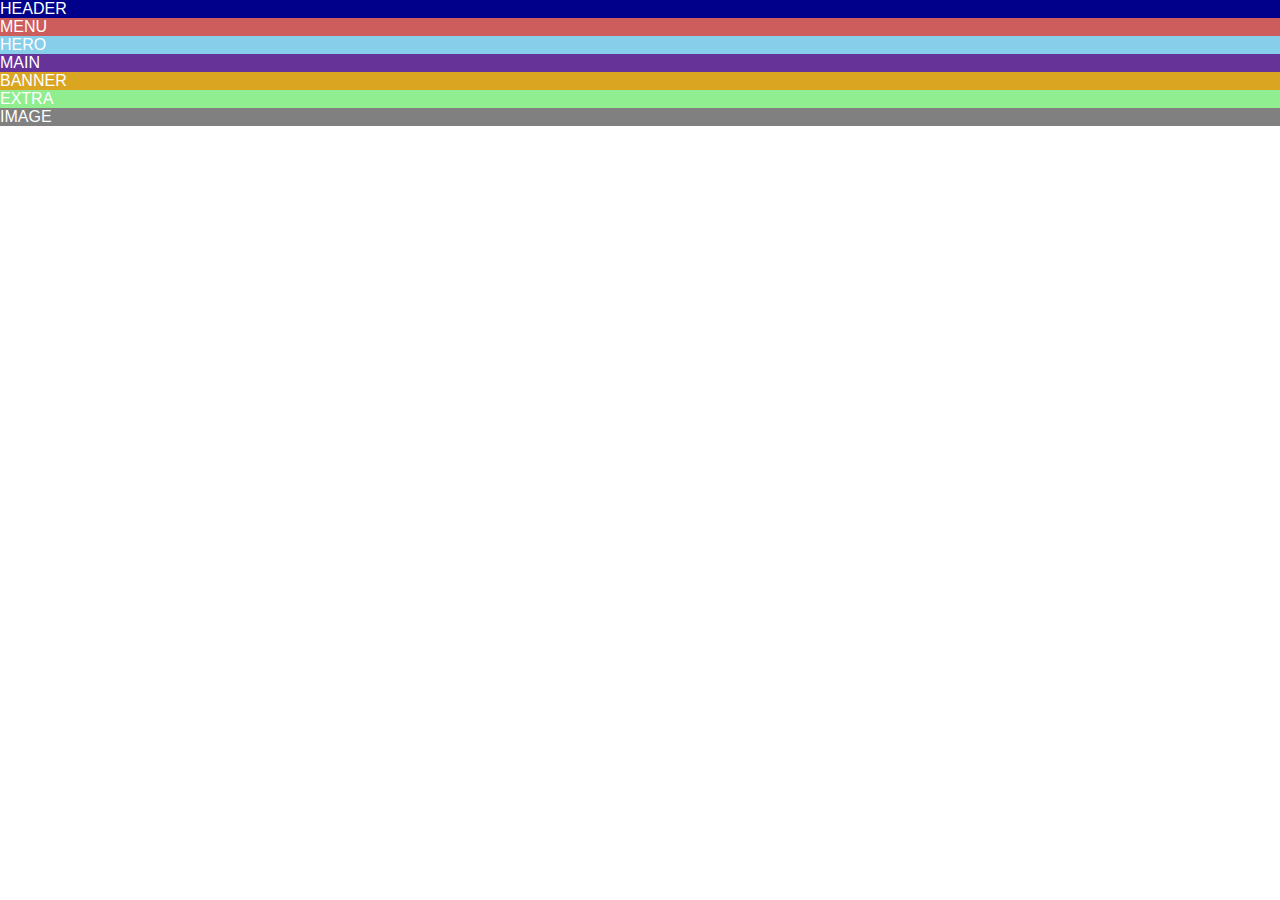
<file: first-grid-class-example/first-grid-class-example/index.html>
<!DOCTYPE html>
<html lang="en">

<head>
  <meta charset="UTF-8">
  <link rel="stylesheet" href="style.css">
  <meta http-equiv="X-UA-Compatible" content="IE=edge">
  <meta name="viewport" content="width=device-width, initial-scale=1.0">
  <title>First grid class example Mobile-first, gris areas</title>
</head>

<body>
  <header class="header">
    header
  </header>
  <nav class="menu">
    menu
  </nav>
  <section class="hero">
    hero
  </section>
  <main class="main">
    main
  </main>
  <section class="banner">
    banner
  </section>
  <section class="extra">
    extra
  </section>
  <section class="image">
    image
  </section>
</body>

</html>
</file>
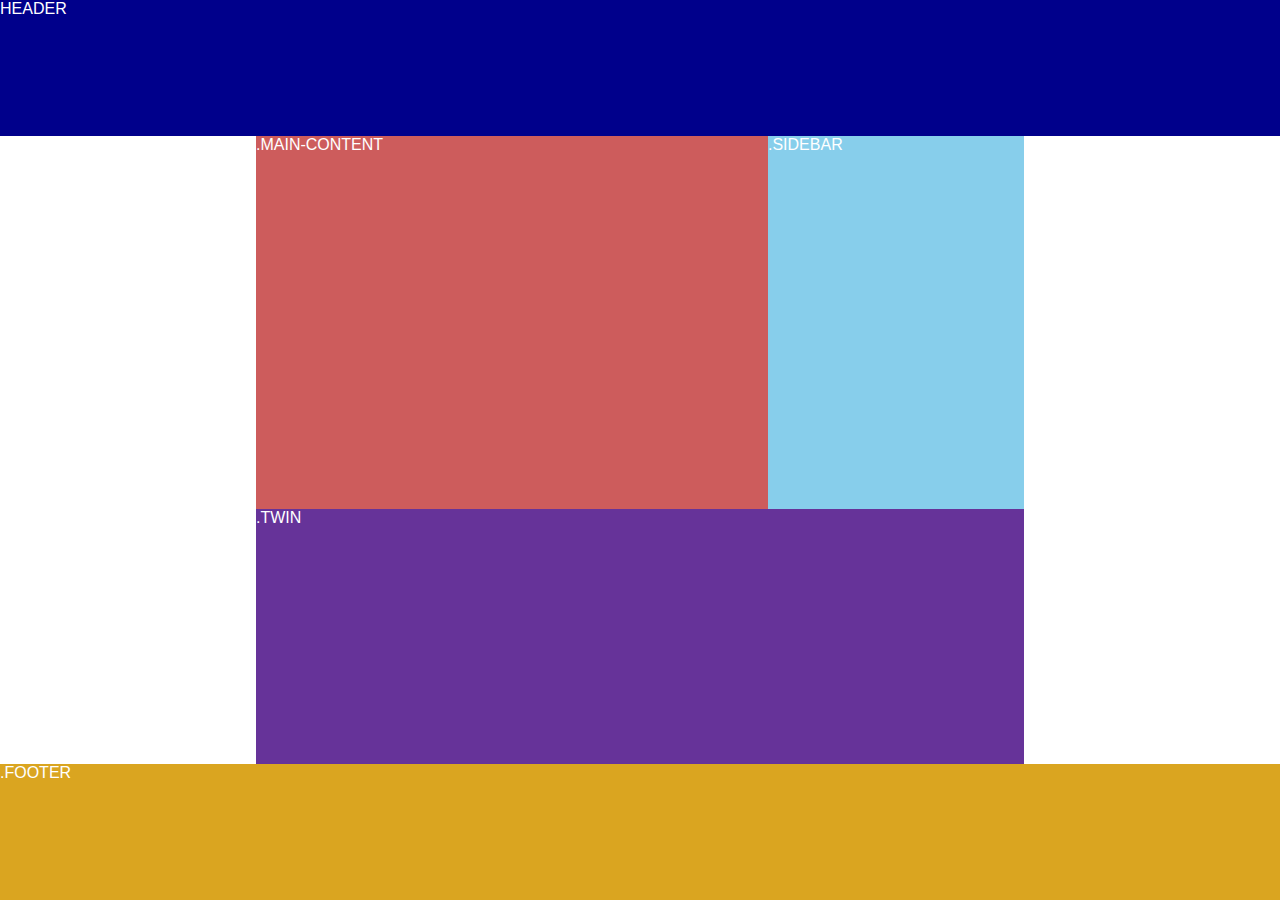
<file: first-grid-class-example2/first-grid-class-example/index.html>
<!DOCTYPE html>
<html lang="en">

<head>
  <meta charset="UTF-8">
  <link rel="stylesheet" href="style.css">
  <meta http-equiv="X-UA-Compatible" content="IE=edge">
  <meta name="viewport" content="width=device-width, initial-scale=1.0">
  <title>First grid class example Mobile-first, gris areas</title>
</head>

<body class="grid-container">
  <header class="header">
    header
  </header>
  <nav class="main-content">
    .main-content
  </nav>
  <section class="sidebar">
    .sidebar
  </section>
  <main class="twin">
    .twin
  </main>
  <section class="footer">
    .footer
  </section>
</body>

</html>
</file>
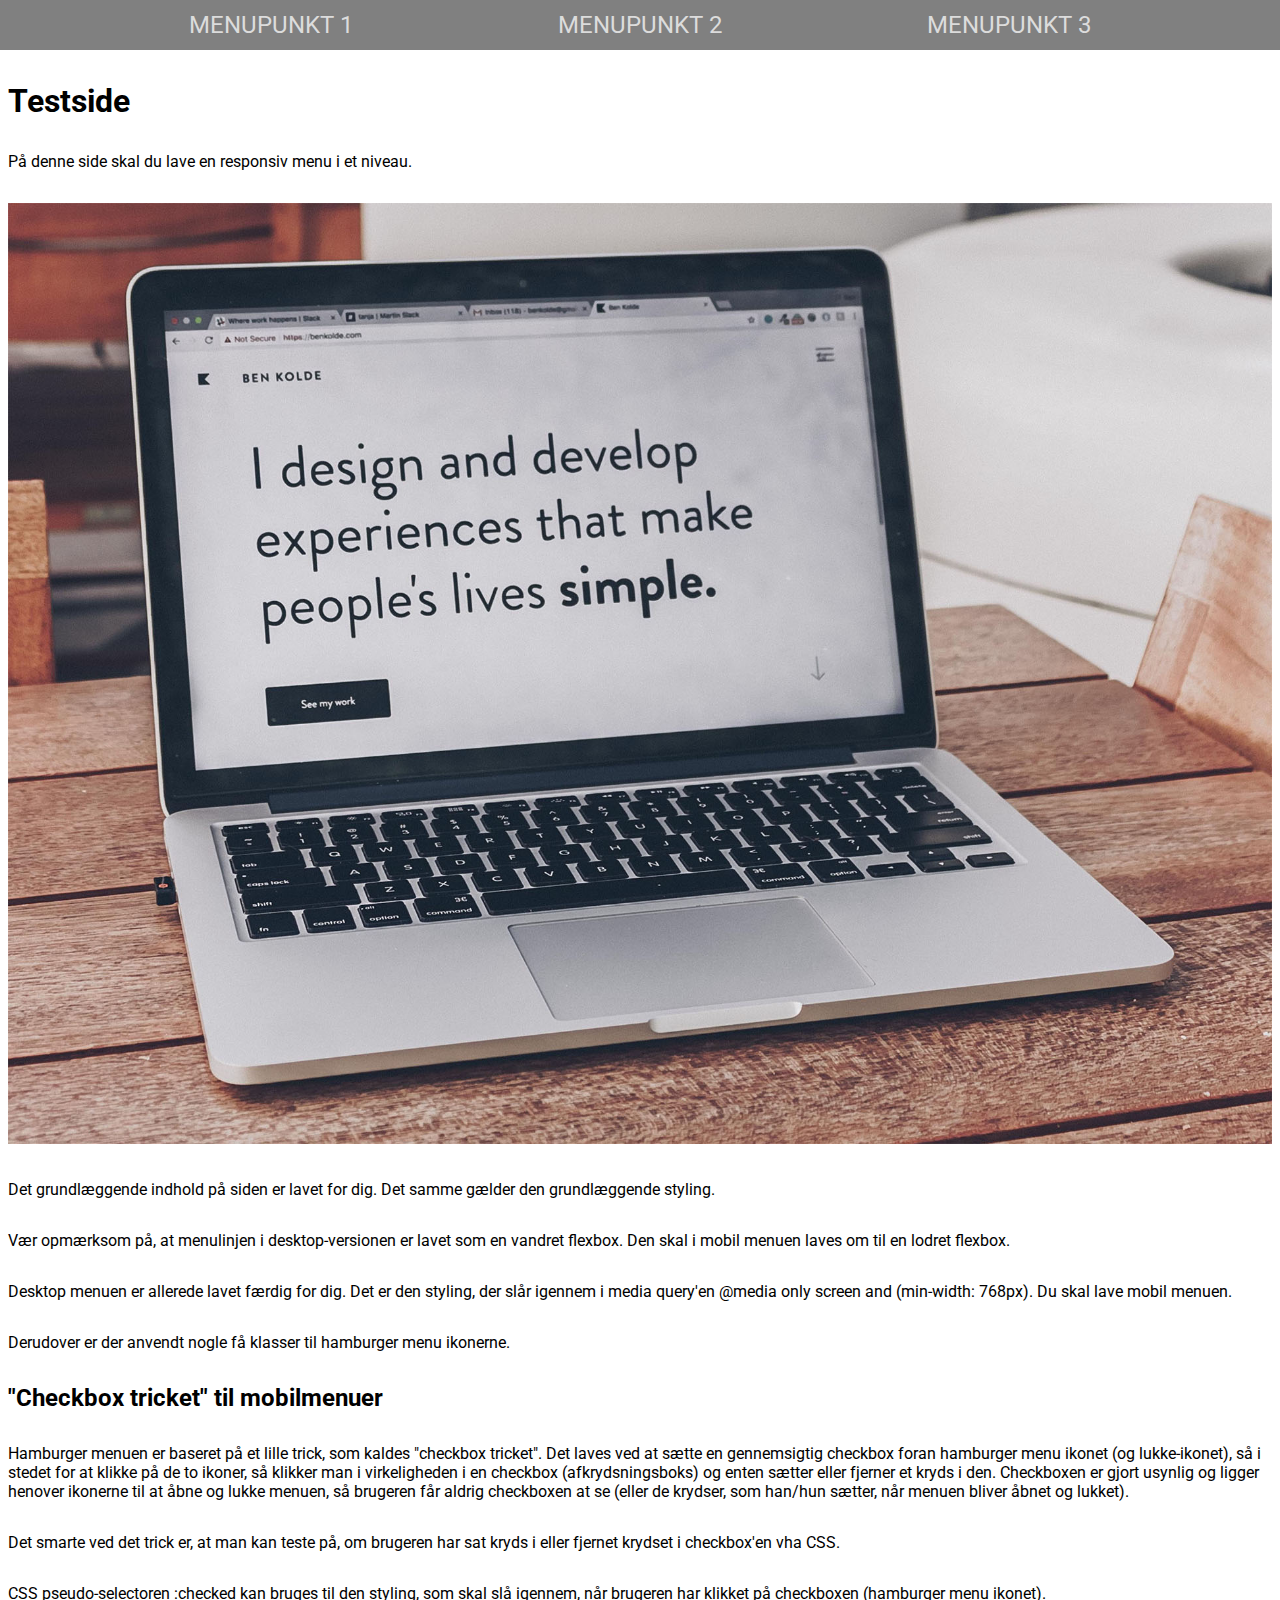
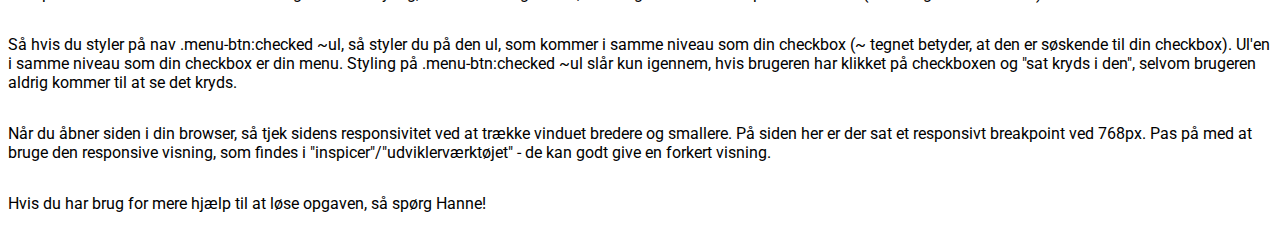
<file: Opgave - CSS - ResponsivHamburgerMenu/ResponsivMenu/index.html>
<!DOCTYPE html>
<html>

<head>
    <meta charset="UTF-8">
    <meta name="viewport" content="width=device-width, initial-scale=1.0">
    <link rel="stylesheet" type="text/css" href="style.css">
    <link href="https://fonts.googleapis.com/css?family=Lato|Roboto&display=swap" rel="stylesheet">
    <title>Responsiv menu</title>
</head>

<body>
    <nav>
        <!-- Checkbox til at lave "checkbox tricket" - se forklaring i teksten nedenfor -->
        <input class="menu-btn" type="checkbox">
        <!-- Hamburger menu ikon -->
        <img src="img/bars-solid.svg" alt="hamburger menu icon" class="menuicon">
        <!-- Luk hamburger menu ikon -->
        <img src="img/times-solid.svg" alt="hamburger close icon" class="closeicon">
        <ul>
            <li>
                <!-- Alle links er tomme links, dvs de fører ingen steder hen, når man klikker på dem, men de opfører sig som almindelige links. Et tomt link oprettes ved at skrive "#" i href-attributten -->
                <a href="#">menupunkt 1</a>
            </li>
            <li>
                <a href="#">menupunkt 2</a>
            </li>
            <li>
                <a href="#">menupunkt 3</a>
            </li>
        </ul>
    </nav>

    <main>
        <h1>Testside</h1>
        <section>
            <article>
                <p>På denne side skal du lave en responsiv menu i et niveau.</p>
                <img src="img/Image1.jpg" alt="arbejdsbillede">
                <p>Det grundlæggende indhold på siden er lavet for dig. Det samme gælder den grundlæggende styling.</p>
                <p>Vær opmærksom på, at menulinjen i desktop-versionen er lavet som en vandret flexbox. Den skal i mobil
                    menuen laves om til en lodret flexbox.</p>
                <p>Desktop menuen er allerede lavet færdig for dig. Det er den styling, der slår igennem i media
                    query'en @media only screen and (min-width: 768px). Du skal lave mobil menuen.</p>
                <p>Derudover er der anvendt nogle få klasser til hamburger menu ikonerne.</p>
                <h2>"Checkbox tricket" til mobilmenuer</h2>
                <p>Hamburger menuen er baseret på et lille trick, som kaldes "checkbox tricket". Det laves ved at sætte
                    en gennemsigtig checkbox foran hamburger menu ikonet (og lukke-ikonet), så i stedet for at klikke på
                    de to ikoner, så klikker man i virkeligheden i en checkbox (afkrydsningsboks) og enten sætter eller
                    fjerner et kryds i den. Checkboxen er gjort usynlig og ligger henover ikonerne til at åbne og lukke
                    menuen, så brugeren får aldrig checkboxen at se (eller de krydser, som han/hun sætter, når menuen
                    bliver åbnet og lukket).</p>
                <p>Det smarte ved det trick er, at man kan teste på, om brugeren har sat kryds i eller fjernet krydset i
                    checkbox'en vha CSS.</p>
                <p>CSS pseudo-selectoren :checked kan bruges til den styling, som skal slå igennem, når brugeren har
                    klikket på checkboxen (hamburger menu ikonet).</p>
                <p>Så hvis du styler på nav .menu-btn:checked ~ul, så styler du på den ul, som kommer i samme niveau som
                    din checkbox (~ tegnet betyder, at den er søskende til din checkbox). Ul'en i samme niveau som din
                    checkbox er din menu. Styling på .menu-btn:checked ~ul slår kun igennem, hvis brugeren har klikket
                    på checkboxen og "sat kryds i den", selvom brugeren aldrig kommer til at se det kryds.</p>
                <p>Når du åbner siden i din browser, så tjek sidens responsivitet ved at trække vinduet bredere og
                    smallere. På siden her er der sat et responsivt breakpoint ved 768px. Pas på med at bruge den
                    responsive visning, som findes i "inspicer"/"udviklerværktøjet" - de kan godt give en forkert
                    visning.</p>
                <p>Hvis du har brug for mere hjælp til at løse opgaven, så spørg Hanne!</p>
            </article>
        </section>

    </main>

</body>

</html>
</file>
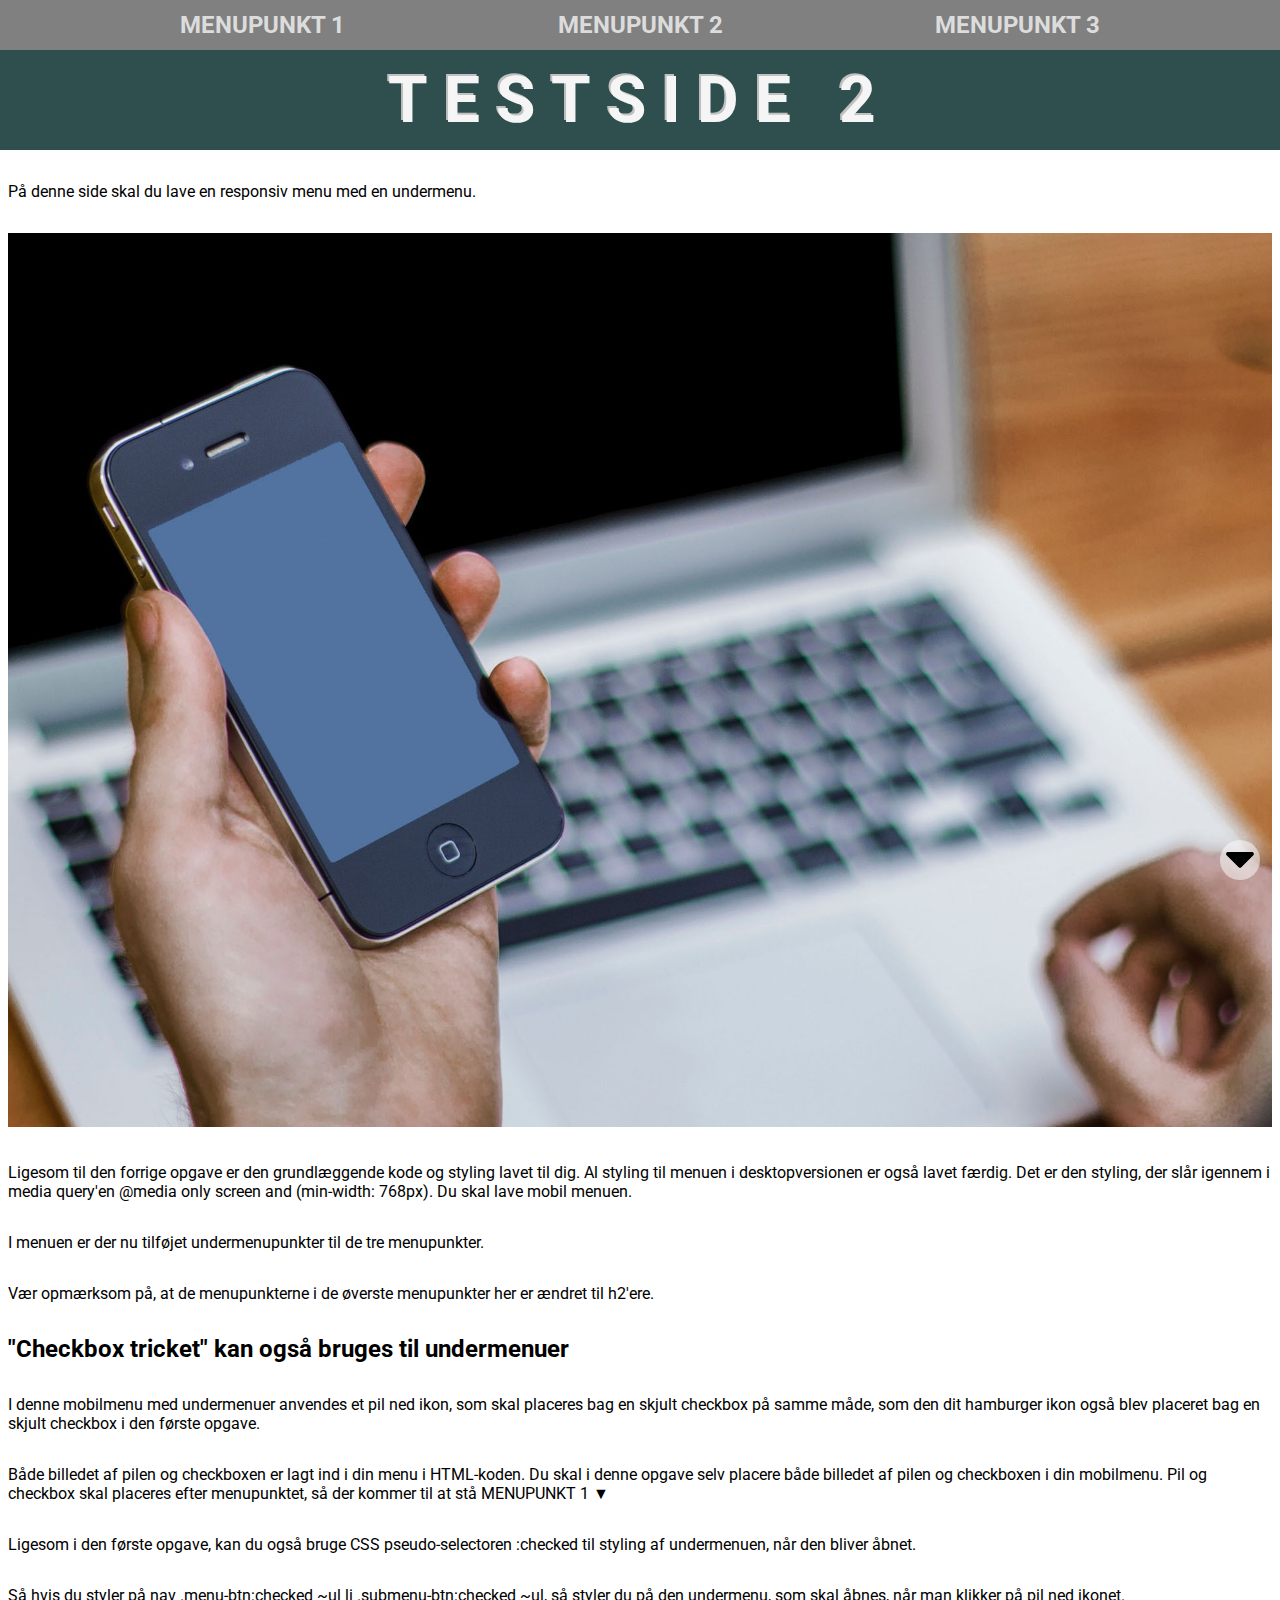
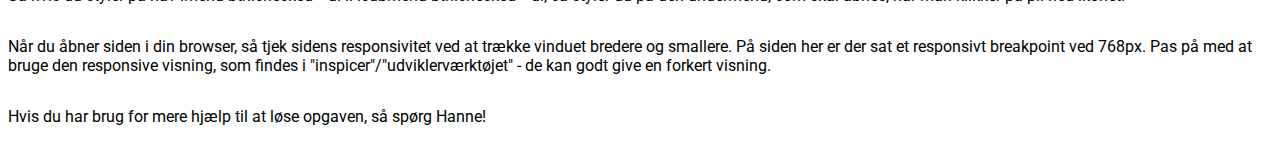
<file: Opgave - CSS - ResponsivHamburgerUndermenu/ResponsivUnderMenu/index.html>
<!DOCTYPE html>
<html>

<head>
    <meta charset="UTF-8">
    <meta name="viewport" content="width=device-width, initial-scale=1.0">
    <link rel="stylesheet" type="text/css" href="style.css">
    <link href="https://fonts.googleapis.com/css?family=Lato|Roboto&display=swap" rel="stylesheet">
    <title>Responsiv menu</title>
</head>

<body>
    <nav>
        <!-- Checkbox til at lave "checkbox tricket" -->
        <input class="menu-btn" type="checkbox">
        <!-- Hamburger menu ikon -->
        <img src="img/bars-solid.svg" alt="hamburger menu icon" class="menuicon">
        <!-- Luk hamburger menu ikon -->
        <img src="img/times-solid.svg" alt="hamburger close icon" class="closeicon">
        <ul>
            <li>
                <!-- Alle links er tomme links, dvs de fører ingen steder hen, når man klikker på dem, men de opfører sig som almindelige links. Et tomt link oprettes ved at skrive "#" i href-attributten. I denne udgave er alle links i øverste niveau lavet som h2'ere i stedet for at være links (<a>) -->
                <h2>menupunkt 1</h2>
                <!-- Checkbox til at lave "checkbox tricket" på undermenuen -->
                <input class="submenu-btn" type="checkbox">
                <!-- Pil ned ikon, som viser at menuen indeholder en undermenu -->
                <img src="img/caret-down-solid.svg">
                <ul>
                    <li>
                        <a href="#">undermenupunkt 1</a>
                    </li>
                    <li>
                        <a href="#">undermenupunkt 2</a>
                    </li>
                    <li>
                        <a href="#">undermenupunkt 3</a>
                    </li>
                </ul>
            </li>
            <li>
                <h2>menupunkt 2</h2>
                <input class="submenu-btn" type="checkbox">
                <img src="img/caret-down-solid.svg">
                <ul>
                    <li>
                        <a href="#">undermenupunkt 1</a>
                    </li>
                    <li>
                        <a href="#">undermenupunkt 2</a>
                    </li>
                </ul>
            </li>
            <li>
                <h2>menupunkt 3</h2>
                <input class="submenu-btn" type="checkbox">
                <img src="img/caret-down-solid.svg">
                <ul>
                    <li>
                        <a href="#">undermenupunkt 1</a>
                    </li>
                    <li>
                        <a href="#">undermenupunkt 2</a>
                    </li>
                    <li>
                        <a href="#">undermenupunkt 3</a>
                    </li>
                </ul>
            </li>
        </ul>
    </nav>

    <main>
        <div>
            <h1>Testside 2</h1>
        </div>
        <section>
            <article>
                <p>På denne side skal du lave en responsiv menu med en undermenu.</p>
                <img src="img/Image2.jpg" alt="arbejdsbillede">
                <p>Ligesom til den forrige opgave er den grundlæggende kode og styling lavet til dig. Al styling til
                    menuen i desktopversionen er også lavet færdig. Det er den styling, der slår igennem i media
                    query'en @media only screen and (min-width: 768px). Du skal lave mobil menuen.</p>
                <p>I menuen er der nu tilføjet undermenupunkter til de tre menupunkter.</p>
                <p>Vær opmærksom på, at de menupunkterne i de øverste menupunkter her er ændret til h2'ere.</p>
                <h2>"Checkbox tricket" kan også bruges til undermenuer</h2>
                <p>I denne mobilmenu med undermenuer anvendes et pil ned ikon, som skal placeres bag en skjult checkbox
                    på samme måde, som den dit hamburger ikon også blev placeret bag en skjult checkbox i den første
                    opgave.</p>
                <p>Både billedet af pilen og checkboxen er lagt ind i din menu i HTML-koden. Du skal i denne opgave selv
                    placere både billedet af pilen og checkboxen i din mobilmenu. Pil og checkbox skal placeres efter
                    menupunktet, så der kommer til at stå MENUPUNKT 1 &#x25BC;</p>
                <p>Ligesom i den første opgave, kan du også bruge CSS pseudo-selectoren :checked til styling af
                    undermenuen, når den bliver åbnet.</p>
                <p>Så hvis du styler på nav .menu-btn:checked ~ul li .submenu-btn:checked ~ul, så styler du på den
                    undermenu, som skal åbnes, når man klikker på pil ned ikonet.</p>
                <p>Når du åbner siden i din browser, så tjek sidens responsivitet ved at trække vinduet bredere og
                    smallere. På siden her er der sat et responsivt breakpoint ved 768px. Pas på med at bruge den
                    responsive visning, som findes i "inspicer"/"udviklerværktøjet" - de kan godt give en forkert
                    visning.</p>
                <p>Hvis du har brug for mere hjælp til at løse opgaven, så spørg Hanne!</p>
            </article>
        </section>

        <!-- Pil som kan føre brugeren til toppen af siden -->
        <span><a href="#top"><img src="img/caret-down-solid.svg"></a></span>

    </main>

</body>

</html>
</file>
<file: BRING prøveeksamensopgave 2/style.css>
@import url('https://fonts.googleapis.com/css2?family=Nunito+Sans:wght@300;400&display=swap');
@import url('https://fonts.googleapis.com/css2?family=Lato:wght@400;700&display=swap');
*{
    margin: 0rem;
    padding: 0rem;
    font-family: 'Lato', sans-serif;
    font-weight: 400;
}
body{
    display: grid;
    grid-template-columns: 1fr 1fr 1fr;
    grid-template-rows: auto;
    grid-template-areas: 
    "header header header"
    "main main main"
    "footer footer footer"
    ;
}
h1{
    font-family: 'Nunito Sans';
    font-weight: 400;
    padding: 1rem;
}
header{
    grid-area:header;
    font-family: 'Nunito Sans';
    font-weight: 300;
}
main{
    grid-area: main;
}
footer{
    grid-area: footer;
    background-color: black;
    color: grey;
}
img{
    width: 100%;
    display: block;
}
.NATUAL{
    font-family: 'Nunito Sans';
    font-weight: 300;
}
footer{
    font-family: 'Lato', sans-serif;
    font-weight: 700;
}







.NATUALLIVING{
    display: grid;
    grid-template-columns: 1fr 1fr 1fr 1fr 1fr;
    grid-template-rows: auto;
    grid-template-areas:
    "NATUAL NATUAL træhuse Selv Kontakt";
    background-color: black;
    color: white;
}
.img{
    grid-area: img;
}
.NATUAL{
    grid-area: NATUAL;
}
.træhuse{
    grid-area: træhuse;
    place-self: center;
}
.Selv{
    grid-area: Selv;
    place-self: center;
}
.Kontakt{
    grid-area: Kontakt;
    place-self: center;
}






.livstil{
    display: grid;
}

main section .h1 h1{
    text-align: center;
}

.Natual{
    grid-area: Natual;
}
.vi{
    grid-area: vi;
}
.fritidshuse{
    grid-area: fritidshuse;
}
.de{
    grid-area: de;
}

.Natual, .vi, .fritidshuse, .de{
    padding: 1rem;
}





.traehus1{
    padding-bottom: 1.5rem;
    padding-left: 1rem;
}
.section3{
    display: grid;
    padding: 1rem;
    background-color: grey;
}
.div1, .div2, .div3{
    background-color: white;
}
.Prisen{
    padding-bottom: 3rem;
}
.Pris, .Prisen{
    padding-left: 1rem;
}





.Hejrelunden{
    display: flex;
    justify-content: center;
    background: url(img/5642_Hejrelunden_\(20\).jpg);
    height: 30rem;
    background-position: center;
    place-items: center;
}
.træ-huse{
    padding-left: 1rem;
    padding-right: 1rem;
    font-size: 1.5rem;
    color: white;
    border: 5px solid white;
    border-radius: 5rem;
}














i{
    font-size:2rem;
}
.footer{
    display: grid;
    grid-template-columns: 1fr 1fr 1fr 1fr 1fr 1fr;
    grid-template-rows: auto;
    grid-template-areas:
    ". Fritdshus Kontakt Natual i .";
}
.Fritdshus{
    grid-area: Fritdshus;
}
.Kontakt{
    grid-area: Kontakt;
}
.Natual{
    grid-area: Natual;
}
.i{
    grid-area: i;
}


@media screen and (min-width: 768px){
    .img img{
        height: 30rem;
    }
    .Natual1{
        grid-area: Natual1;
    }
    .vi1{
        grid-area: vi1;
    }
    .fritidshuse1{
        grid-area: fritidshuse1;
    }
    .de1{
        grid-area: de1;
    }
    .NATUALLIVING{
        display: grid;
        grid-template-columns: 1fr 1fr 1fr 1fr 1fr 1fr 1fr;
        grid-template-rows: auto;
        grid-template-areas:
        ". NATUAL NATUAL træhuse Selv Kontakt .";
    }
    .livstil{
        display: grid;
        grid-template-columns: 1fr 1fr 1fr 1fr 1fr 1fr;
        grid-template-rows: auto;
        grid-template-areas:
        ". Natual1 Natual1 vi1 vi1 ."
        ". fritidshuse1 fritidshuse1 de1 de1 ."
        ;
    }
    .div1{
        grid-area: div1;
        
    }
    .div2{
        grid-area: div2;
    }
    .div3{
        grid-area: div3;
    }

    .section3{
        grid-template-columns: 1fr 2fr 2fr 2fr 1fr;
        grid-template-rows: auto;
        grid-template-areas:
        ". div1 div2 div3 .";
        gap: 2rem;
    }

}

@media screen and (min-width: 1024px){
    
    .img img{
        height: 45rem;
    }

    .NATUALLIVING div h1{
        font-size: 3rem;
    }
    .NATUALLIVING div p{
        font-size: 1.3rem;
    }
    .h1 h1{
        font-size: 3rem;
    } 
    .livstil div p{
        font-size: 1.3rem;
    }

    .NATUALLIVING{
        grid-template-columns: 1fr 1fr 1fr 1fr 1fr 1fr 1fr;
        grid-template-rows: auto;
        grid-template-areas:
        ". NATUAL NATUAL træhuse Selv Kontakt .";
    }

    .livstil{
        display: grid;
        grid-template-columns: 1fr 1fr 1fr 1fr 1fr 1fr;
        grid-template-rows: auto;
        grid-template-areas:
        ". Natual1 Natual1 vi1 vi1 ."
        ". fritidshuse1 fritidshuse1 de1 de1 ."
        ;
    }
}
</file>
<file: BRING prøveeksamensopgave/sc.css>
* {
    margin: 0;
    padding: 0;

    font-family: 'Mukta', sans-serif;

    white-space: wrap;

    scroll-behavior: smooth;

    list-style-type: none;
}

/*General opsætning*/

a {
    text-decoration: none;
    color: white;
    font-size: 1.25vw;


}

body {
    display: flex;
    flex-direction: column;
   
}

header {
    position: fixed;
    width: 100%;
    background-color: white;
    display: flex;
    align-items: center;
    justify-content: space-between;

    border-bottom: 5px outset rgba(255, 255, 255, 0.336);

    z-index: 1000;

}

footer {
    padding-top: 2rem;

    background-color: #333333;
}

main>div {
    display: flex;
    background-repeat: no-repeat;
    background-size: cover;
    width: 100%;
    justify-content: center;

    text-align: center;

    margin-bottom: 50px;
}

section {
    max-width: 1024px;
}

/* Track and Trace */

.searchbar {
    position: relative;
}

input {
    padding-top: 0.25rem;
    padding-bottom: 0.25rem;
    padding-right: 4rem;
    padding-left: 0.25rem;
    text-align: left;

    border: 1px solid rgba(68, 68, 68, 0.5);

    border-radius: 5px ;

}

.searchbar img {
    position:absolute;
    top: 0.25rem;
    left: 12rem;
}

.searchbar input ~ img {
    opacity: 100%;
    transition: all 0.5s;
}

.searchbar input:focus ~ img {
    opacity: 0%;
}

/*Menu*/

.menu {
    padding-right: 0.5rem;

}

.menu h2, .menu h3 {
    font-weight: 300;
}

.menu img {
    padding-top: 0.5rem;
    transform: scale(175%);

}

.menu input {
    z-index: 1000;
    position: absolute;
    top: 1.3rem;
    right: 0.80rem;
    transform: scale(275%);

    opacity: 0;
    cursor: pointer;
}

.menu ul {
    display: block;
    position: absolute;
    transform: translateX(150px);

    text-align: left;

    width: 100%;

    background-color: white;

    transition: all 1s;
}

.menu input:checked ~ ul {

    transform: translateX(-15.625rem);

}

.menu ul li {
    padding-left: 1.5rem;

    cursor: pointer;
}

.menu ul li:first-of-type:hover {
    background-color: white;
    cursor:default;
}

.menu ul li:hover {

    background-color: rgb(236, 236, 236);

}

.menu ul li h3::before {
    content: url(Materialer/baseline-keyboard-arrow-right.svg);
}

.menuchild {
    background-color: #f1f1f1;
    margin-top: 5rem;

    border-bottom: 5px outset #f1f1f1;
}

.menuchild img {

    width: 2.5vw;
    padding-left: 1.5rem;
    padding-top: 1.5rem;
    padding-bottom: 1rem;

}

.menuchild p {
    padding-left: 1.5rem;
    padding-bottom: 1rem;
}

/*Sections(content areas)*/

.sec1 {
    background-image: url(Materialer/hero-02.jpg);
    height: 75vh;

    place-items: center;
}

.sec3 {
    background-color: #edcb35;
    margin-bottom: 0;

    display: flex;
    flex-direction: column;
    justify-content: center;
    align-items: center;
}

.sec4 {

    background-color: #7bc144;
}

.sec6 {

    background-color: #edcb35;
    margin-bottom: 0;
}

.sec7 {
    background-image: url(Materialer/budbil1.jpg);
    background-position: center;
    margin-bottom: 0;

    display: flex;
    flex-direction: row;
    place-items: center;
    height: 31.25rem;
}

/*Containere*/

/*Tjenester (Section2)*/

.services {

    display: flex;
    flex-wrap: wrap;
}

.Schild {
    flex-basis: 33.33%;
    flex-grow: 1;
    flex-shrink: 1;
}

/*Text container (Section3)*/

.txtcontainer {
    margin-top: 100px;
    display: flex;
    flex-direction: row;
    align-items: center;
    justify-content: center;
    flex-wrap: wrap;
}

.txtcontainer p {
    flex-basis: 50%;

    white-space: wrap;
}

/*E-handel container (Section4)*/

.shop {
    display: grid;
    grid-template-columns: 1fr;
    grid-template-rows: 0.25fr 1fr ;
    place-items: center;

    margin-bottom: 30px;

}

/*Modtagerservice container (Section5)*/

.recieve {
    display: grid;
    grid-template-columns: 1fr;
    grid-template-rows: 0.25fr 1fr ;
    place-items: center;

    margin-bottom: 30px;
}

/*Kundeservice container (Section6)*/

.customerservice {
    display: grid;
    grid-template-columns: 1fr 1fr;
    grid-template-rows: auto;
    grid-template-areas: "title title"
    "info map"
    "contacts map"
    "contacts map"
    ". map"
    ;

    row-gap: 0.75rem;
    column-gap: 4rem;

    margin-bottom: -2rem;




}

.customerservice h1 {
    grid-area: title;
}

.customerservice p {
    grid-area: info;
    text-align: left;
}

.customerservice img {
    grid-area: map;
    transform: translateY(-7rem) scale(85%);
}

.customerservice ul {
    grid-area: contacts;
    margin-left: 35px;
}

.customerservice ul li {
    text-align: left;
    font-weight: 800;
}

/*Redirect*/

.readmore {
    background-color: #333333;
    padding-top: 5px;
    padding-bottom: 5px;
    margin-right: 27rem;
    margin-left: 27rem;
    margin-bottom: 3rem;

    border: 2px solid #333333;
    border-radius: 5px;
}

.readmore:hover {
    background-color: #292929;
    cursor: pointer;
}

.readmore2 {
    background-color: #7bc144;
    border: 2px solid #7bc144;
    border-radius: 10px;
    padding-top: 5px;
    padding-bottom: 5px;
    margin-right: 27rem;
    margin-left: 27rem;
    margin-bottom: 1vw;
}

.readmore2:hover {
    background-color: #6ead3e;
    cursor: pointer;
}

/* N/A */

.fchild {
    color: white;
    text-shadow: 2px 2px black;
}

.fchild h1 {
    font-size: 4.5vw;
}

.fchild h3 {
    font-size: 1.5vw;
    font-weight: 300;

    margin-bottom: 50px;
}

/*Footer styling*/

.footcontainer {
    display: grid;
    grid-template-columns: 1fr 1fr 1fr;
    grid-template-rows: auto;
    justify-content: center;
    place-items: center;
    grid-template-areas: "title title title"
    "hq bud gods"
    ". temp packages";
}

footer h2 {
    color: White;
}

footer h3 {
    color: #7bc144;
}

footer ul {
    color: white;
}

.foottop {
    grid-area: title;
}

.hq {
    grid-area: hq;
}

.bud {
    grid-area: bud;
}

.gods {
    grid-area: gods;
}

.temp {
    grid-area: temp;
}

.packages {
    grid-area: packages;
}
</file>
<file: Opgave - CSS - pseudoklasser Die Mauer 2/style.css>
/* Styling til mobiludgave. Denne slår også igennem på desktop med mindre den er ændret i media queryen (@media only screen and (min-width: 768px)) */

*
{
    margin: 0;
    padding: 0;
}

@media only screen and (max-width: 768px) {
    nav {
        display: flex;
    }

    nav .menu-btn ~ .menuicon
{
    display: block;
}

nav .menu-btn ~ .closeicon
{
    display: none;
}

nav .menu-btn:checked ~ .closeicon {
    display: block;
}

nav .menu-btn:checked ~ .menuicon {
    display: none;
}

    h2 {
    }
}

body
{
    font-family: 'Roboto', sans-serif;   
}

main section
{
    margin: 0.5rem;
}

nav .menu-btn:checked ~ ul {
    display: flex;

    padding: 0;
    margin-left: -7vw;

    transform: scale(0.75);

    white-space:nowrap ;
}

nav .menu-btn:checked ~ ul li {
    display: flex;
}

nav .menu-btn:checked ~ ul li h2
{
    color: gainsboro;
    font-size: 24px;
    cursor: pointer;
    padding: 0 2rem;
}

nav .menu-btn:checked ~ ul li .submenu-btn {
    transform: scale(2);

    opacity: 0;
}

nav .menu-btn ~ ul li .submenu-btn ~ ul {
    transition: all 0.5s;
}


nav .menu-btn:checked ~ ul li .submenu-btn:checked ~ ul {
    display:flex;
    flex-direction: column;

    position: absolute;

    top: 59px;

    width: max-content;

    background-color: rgb(197, 197, 197);

    order: 2;

}

nav .menu-btn:checked ~ ul li .submenu-btn:checked ~ ul li a {
    color: white;
}

main section article img
{
    width: 100%;
}

h1
{
    height: 100px;
    background-color: darkslategray;
    color: whitesmoke;
    font-size: 3rem;
    letter-spacing: 0.3rem;
    display: flex;
    justify-content: center;
    align-items: center;
    text-transform: uppercase;
    text-shadow: -2px -2px silver;
}

p
{
    margin: 2rem 0;
}

nav
{
    height: 50px;
    background-color: hsl(0, 0%, 50%);
    line-height: 50px;
}

nav ul
{
    display: none; /* I mobilvisning skal menuen ikke vises, før brugeren har klikket på hamburger menu ikonet */
    width: 100%;
    list-style-type: none;
    text-transform: uppercase;
    font-size: 24px;
}

nav ul li h2
{
    color: gainsboro;
    font-size: 24px;
    cursor: pointer;
    padding: 0 2rem;
}

nav ul li a
{
    text-decoration: none;
    padding: 1rem;
}

/* Fælles styling for checkbox og menuikoner */
nav .menu-btn, nav>img
{
    height: 40px;
    position: absolute;
    top: 5px;
    right: 10px;
}

/* Separat styling for checkbox */
nav .menu-btn
{
    display: block;
    width: 40px;
    z-index: 7;
    opacity: 0;
    cursor: pointer;
}

/* Separat styling for menuikoner */
nav>img
{
    z-index: 6;
}

/* Hamburger menu ikonen vises som default */
nav .menu-btn ~ .menuicon
{
    display: block;
}

/* Lukke ikonet til menuen skjules som default */
nav .menu-btn ~ .closeicon
{
    display: none;
}

/* Pil nederst i højre hjørne, som altid kan føre brugeren til toppen. Dette styler den hvide cirkel bag pilen */
main>span
{
    width: 40px;
    height: 40px;
    border-radius: 50%;
    background-color: hsla(0, 0%, 100%, 0.5);
    position: fixed;
    bottom: 20px;
    right: 20px;
    display: flex;
    justify-content: center;
    align-items: center;        
}

/* Styling af selve til-top pil billedet */
main>span img
{
    width: 30px;
}

/* Særlig styling til desktop - minimum viewport bredde på 768 pixels */
@media only screen and (min-width: 768px)
{
    h1
    {
        font-size: 4rem;
        letter-spacing: 1rem;
    }

    /* Checkbox og hamburger menu ikon vises ikke på desktop */
    nav .menu-btn ~ .menuicon, nav .menu-btn
    {
        display: none;
    }

    nav ul
    {
        display: flex;
        justify-content: space-evenly;
        height: auto;   
    }

    nav ul li
    {
        padding: 0;
    }

    nav ul li:hover
    {
        background-color: hsla(0, 0%, 20%);
    }

    nav ul li:hover h2
    {
        background-color: hsla(0, 0%, 20%);
    }

    nav ul li a
    {
        color: gainsboro;
    }

    /* Checkbox og pil ned ikon skal ikke vises i desktop visning */
    nav ul li img, nav ul li input
    {
        display: none;
    }

    /* Styling af dropdown menu. Den skal ikke vises (display: none), før man hover over det overliggende menupunkt */
    nav ul li ul
    {
        display: none;
        position: absolute;
        background-color: hsl(0, 0%, 80%);
        text-transform: none;
        width: 235px;
        font-size: 20px;
        text-align: left;
    }

    /* Når brugeren hover over det overliggende menupunkt, skal dropdown menuen vises */
    nav ul li:hover ul
    {
        display: block;
    }

    nav ul li:hover a
    {
        color: darkslategray;
    }

    nav ul li ul li
    {
        display: block;
        padding: 0 1rem;
    }

    nav ul li ul li:hover
    {
        background-color: hsla(0, 0%, 20%, 0.6);
    }

    nav ul li ul li:hover a
    {
        color: gainsboro;
    }

    

}
</file>
<file: first-grid-class-example/first-grid-class-example/style.css>
body {
  margin: 0;
  height: 100vh;
  text-transform: uppercase;
  font-weight: 500;
  color: white;
  font-family: sans-serif;
}

.grid-container {
  display: grid;
  grid-template-rows: auto;
  grid-template-columns: 100vw;

  grid-template-areas: 
    "header" 
    "menu" 
    "hero"
    "main"
    "banner"
    "extra"
    "image";
}

.header {
  grid-area: header;
  background-color: darkblue;
}

.menu {
  grid-area: menu;
  background-color: indianred;
}

.hero {
  grid-area: hero;
  background-color: skyblue;
}

.main {
  grid-area: main;
  background-color: rebeccapurple;

}

.banner {
  grid-area: banner;
  background-color: goldenrod;
}

.extra {
  grid-area: extra;
  background-color: lightgreen;
}

.image {
  grid-area: image;
  background-color: gray;
}

@media screen and (min-width: 900px) {
  .grid-container {
    grid-template-columns: 1fr 1fr 1fr 1fr;

    grid-template-areas: 
    "header header header header" 
    "hero hero hero hero" 
    "hero hero hero hero" 
    "hero hero hero hero" 
    "hero hero hero hero" 
    "menu main main main"
    "menu main main main"
    "menu main main main"
    "menu main main main"
    "menu banner banner banner"
    "menu banner banner banner"
    "menu extra extra image"
    "menu extra extra image";
  }
}

/* Lav en mediaquery til Desktop som er fra 1100 px og op. */

@media screen and (min-width: 1100px) {
  .grid-container {
    grid-template-columns: 1fr 1fr 1fr 1fr;

    grid-template-areas: 
    "header menu menu menu" 
    "hero hero hero hero" 
    "hero hero hero hero" 
    "hero hero hero hero"
    "hero hero hero hero"
    "hero hero hero hero" 
    "hero hero hero hero" 
    "main main . image"
    "main main . image"
    "main main . extra"
    "main main . extra"
    "banner banner banner banner"
    "banner banner banner banner";
  }
}
</file>
<file: first-grid-class-example2/first-grid-class-example/style.css>
body {
  margin: 0;
  height: 100vh;
  text-transform: uppercase;
  font-weight: 500;
  color: white;
  font-family: sans-serif;
}

.grid-container {
  display: grid;
  grid-template-rows: auto;
  grid-template-columns: 100vw;

  grid-template-areas: 
    "header" 
    "main-content" 
    "sidebar"
    "twin"
    "footer";
}

.header {
  grid-area: header;
  background-color: darkblue;
}

.main-content {
  grid-area: main-content;
  background-color: indianred;
}

.sidebar {
  grid-area: sidebar;
  background-color: skyblue;
}

.twin {
  grid-area: twin;
  background-color: rebeccapurple;

}

.footer {
  grid-area: footer;
  background-color: goldenrod;
}


@media screen and (min-width: 900px) {
  .grid-container {
    grid-template-columns: 2fr 1fr 1fr 1fr 1fr 1fr 1fr 2fr;

    grid-template-areas: 
    "header header header header header header header header " 
    ". main-content main-content main-content main-content sidebar sidebar ." 
    ". main-content main-content main-content main-content sidebar sidebar ." 
    ". main-content main-content main-content main-content sidebar sidebar ."  
    ". twin twin twin twin twin twin ." 
    ". twin twin twin twin twin twin ." 
    "footer footer footer footer footer footer footer footer "
    ;
  }
}

/*Lav en mediaquery til Desktop som er fra 1100 px og op. */

 @media screen and (min-width: 1100px) {
  .grid-container {
    grid-template-columns: 2fr 1fr 1fr 1fr 1fr 1fr 1fr 2fr;

    grid-template-areas: 
    "header header header header header header header header " 
    ". main-content main-content main-content main-content sidebar sidebar ." 
    ". main-content main-content main-content main-content sidebar sidebar ." 
    ". main-content main-content main-content main-content sidebar sidebar ."  
    ". twin twin twin twin twin twin ." 
    ". twin twin twin twin twin twin ." 
    "footer footer footer footer footer footer footer footer "
    ;
  }
}
</file>
<file: Opgave - CSS - ResponsivHamburgerMenu/ResponsivMenu/style.css>
/* Styling til mobiludgave */

*
{
    margin: 0;
    padding: 0;
}

body
{
    font-family: 'Roboto', sans-serif;   
}

main
{
    margin: 0.5rem;
}

main section article img
{
    width: 100%;
}

h1, p
{
    margin: 2rem 0;
}

nav
{
    height: 50px;
    background-color: hsl(0, 0%, 50%);
}

nav ul
{
    display: none; /* I mobilvisning skal menuen ikke vises, før brugeren har klikket på hamburger menu ikonet */
    width: 100%;
    list-style-type: none;
    text-transform: uppercase;
    font-size: 24px;
}

nav ul li:hover
{
    background-color: hsla(0, 0%, 100%, 0.3);
}

nav ul li a
{
    text-decoration: none;
    padding: 1rem;
}

/* Fælles styling for checkbox og menuikoner */
nav .menu-btn, nav>img
{
    height: 40px;
    position: absolute;
    top: 5px;
    right: 10px;
}

/* Separat styling for checkbox */
nav .menu-btn
{
    display: block;
    width: 40px;
    z-index: 7;
    opacity: 0;
    cursor: pointer;
}

/* Separat styling for menuikoner */
nav>img
{
    z-index: 6;
}

nav .menu-btn ~ .menuicon
{
    display: block;
}

nav .menu-btn ~ .closeicon
{
    display: none;
}

nav .menu-btn:checked ~ .menuicon
{
    display: none;
}

nav .menu-btn:checked ~ .closeicon
{
    display: block;
}

nav .menu-btn:checked ~ ul
{
    display: flex;
    justify-content: center;

    color: gainsboro;
    
}

nav .menu-btn:checked ~ ul li
{
    padding: 0px;
    padding-top: 8px;
}
nav ul li a{
    color: gainsboro;
    
}

/* Særlig styling til desktop - minimum viewport bredde på 768 pixels */

@media only screen and (min-width: 768px)
{
    nav
    {
        line-height: 50px;
    }

    nav .menu-btn ~ .menuicon
    {
        display: none;
    }

    nav input.menu-btn
    {
        display: none;
    }

    nav ul
    {
        display: flex;
        justify-content: space-evenly;
        height: auto;   
    }

    nav ul li
    {
        padding: 0;
    }

    nav ul li a
    {
        color: gainsboro;
    }

    nav ul li:hover a
    {
        color: darkslategray;
    }
}
</file>
<file: Opgave - CSS - ResponsivHamburgerUndermenu/ResponsivUnderMenu/style.css>
/* Styling til mobiludgave. Denne slår også igennem på desktop med mindre den er ændret i media queryen (@media only screen and (min-width: 768px)) */

*
{
    margin: 0;
    padding: 0;
}

@media only screen and (max-width: 768px) {
    nav {
        display: flex;
    }

    nav .menu-btn ~ .menuicon
{
    display: block;
}

nav .menu-btn ~ .closeicon
{
    display: none;
}

nav .menu-btn:checked ~ .closeicon {
    display: block;
}

nav .menu-btn:checked ~ .menuicon {
    display: none;
}

}

body
{
    font-family: 'Roboto', sans-serif;   
}

main section
{
    margin: 0.5rem;
}

nav .menu-btn:checked ~ ul {
    display: flex;

    padding: 0;
    margin-left: -7vw;

    transform: scale(0.75);

    white-space:nowrap ;
}

nav .menu-btn:checked ~ ul li {
    display: flex;
}

nav .menu-btn:checked ~ ul li h2
{
    color: gainsboro;
    font-size: 24px;
    cursor: pointer;
    padding: 0 2rem;
}

nav .menu-btn:checked ~ ul li .submenu-btn {
    transform: scale(2);

    opacity: 0;
}

nav .menu-btn ~ ul li .submenu-btn ~ ul {
    transition: all 0.5s;
}


nav .menu-btn:checked ~ ul li .submenu-btn:checked ~ ul {
    display:flex;
    flex-direction: column;

    position: absolute;

    top: 59px;

    width: max-content;

    background-color: rgb(197, 197, 197);

    order: 2;

}

nav .menu-btn:checked ~ ul li .submenu-btn:checked ~ ul li a {
    color: white;
}

main section article img
{
    width: 100%;
}

h1
{
    height: 100px;
    background-color: darkslategray;
    color: whitesmoke;
    font-size: 3rem;
    letter-spacing: 0.3rem;
    display: flex;
    justify-content: center;
    align-items: center;
    text-transform: uppercase;
    text-shadow: -2px -2px silver;
}

p
{
    margin: 2rem 0;
}

nav
{
    height: 50px;
    background-color: hsl(0, 0%, 50%);
    line-height: 50px;
}

nav ul
{
    display: none; /* I mobilvisning skal menuen ikke vises, før brugeren har klikket på hamburger menu ikonet */
    width: 100%;
    list-style-type: none;
    text-transform: uppercase;
    font-size: 24px;
}

nav ul li h2
{
    color: gainsboro;
    font-size: 24px;
    cursor: pointer;
    padding: 0 2rem;
}

nav ul li a
{
    text-decoration: none;
    padding: 1rem;
}

/* Fælles styling for checkbox og menuikoner */
nav .menu-btn, nav>img
{
    height: 40px;
    position: absolute;
    top: 5px;
    right: 10px;
}

/* Separat styling for checkbox */
nav .menu-btn
{
    display: block;
    width: 40px;
    z-index: 7;
    opacity: 0;
    cursor: pointer;
}

/* Separat styling for menuikoner */
nav>img
{
    z-index: 6;
}

/* Hamburger menu ikonen vises som default */
nav .menu-btn ~ .menuicon
{
    display: block;
}

/* Lukke ikonet til menuen skjules som default */
nav .menu-btn ~ .closeicon
{
    display: none;
}

/* Pil nederst i højre hjørne, som altid kan føre brugeren til toppen. Dette styler den hvide cirkel bag pilen */
main>span
{
    width: 40px;
    height: 40px;
    border-radius: 50%;
    background-color: hsla(0, 0%, 100%, 0.5);
    position: fixed;
    bottom: 20px;
    right: 20px;
    display: flex;
    justify-content: center;
    align-items: center;        
}

/* Styling af selve til-top pil billedet */
main>span img
{
    width: 30px;
}

/* Særlig styling til desktop - minimum viewport bredde på 768 pixels */
@media only screen and (min-width: 768px)
{
    h1
    {
        font-size: 4rem;
        letter-spacing: 1rem;
    }

    /* Checkbox og hamburger menu ikon vises ikke på desktop */
    nav .menu-btn ~ .menuicon, nav .menu-btn
    {
        display: none;
    }

    nav ul
    {
        display: flex;
        justify-content: space-evenly;
        height: auto;   
    }

    nav ul li
    {
        padding: 0;
    }

    nav ul li:hover
    {
        background-color: hsla(0, 0%, 20%);
    }

    nav ul li:hover h2
    {
        background-color: hsla(0, 0%, 20%);
    }

    nav ul li a
    {
        color: gainsboro;
    }

    /* Checkbox og pil ned ikon skal ikke vises i desktop visning */
    nav ul li img, nav ul li input
    {
        display: none;
    }

    /* Styling af dropdown menu. Den skal ikke vises (display: none), før man hover over det overliggende menupunkt */
    nav ul li ul
    {
        display: none;
        position: absolute;
        background-color: hsl(0, 0%, 80%);
        text-transform: none;
        width: 235px;
        font-size: 20px;
        text-align: left;
    }

    /* Når brugeren hover over det overliggende menupunkt, skal dropdown menuen vises */
    nav ul li:hover ul
    {
        display: block;
    }

    nav ul li:hover a
    {
        color: darkslategray;
    }

    nav ul li ul li
    {
        display: block;
        padding: 0 1rem;
    }

    nav ul li ul li:hover
    {
        background-color: hsla(0, 0%, 20%, 0.6);
    }

    nav ul li ul li:hover a
    {
        color: gainsboro;
    }

    

}
</file>
<file: Opgave - CSS - flexbox New York/css/style.css>
/* CSS reset of all margin/padding (* star means all selectors) */

*
{
    margin: 0;
    padding: 0;
}

/* Main styling */

body
{
    font-family: Verdana, Geneva, Tahoma, sans-serif;
    height: 100vh;
}

/* Header styling */

header
{
    height: 100px;
    /* padding-left: 110px; */
    background-color: #565462;
    text-align: center;
    text-transform: uppercase;
    line-height: 100px;
    font-size: 40px;
}

header h1
{
    color: #bae4e2;
}

header a
{
    display: flex;
    justify-content: space-between;
    text-decoration: none;
}

/* .left
{
    position: absolute;
    top: 0;
    left: 0;
}

.right
{
    position: absolute;
    top: 0;
    right: 0;
} */

/* Nav styling */

nav, footer
{
    background-color: #006699;
    height: 40px;
    color: white;
    line-height: 40px;
}
nav{
    flex-wrap: wrap;
    display: flex;
    justify-content: space-between
}
nav ul
{
    flex-wrap: wrap;
    margin-left: 10px;
    display: flex;
    list-style-type: none;
    /* padding-left: 20px; */
}

/* nav ul li
{
    float: left;
    padding-left: 10px;
} */

nav ul li a
{
    
    border-right: 2px solid black;
    color: inherit;
    text-decoration: none;
    padding-right: 10px;
    padding-left: 10px;
}

nav ul li a.noborder
{
    border-right: none;
}

nav img
{
    
    height: 40px;
    /* float: right; */
}

article{
    display: flex;
}

/* Content area styling */

main
{
    margin: 50px 30px;
}

h2, p
{
    margin-bottom: 20px;
}

/* .left-column
{
    width: 60%;
    float: left;
}

.right-column
{
    width: 40%;
    float: right;
}

.right-column img
{
    width: 90%;
    height: auto;
    float: right;
} */

/* Footer styling */

footer
{
    margin-top: 30px;
    /* position: absolute; */
    bottom: 0;
    /* left: 0;
    right: 0; */
    text-align: center;
}

footer p
{
    margin-bottom: 0;
}




/* CSS reset of all margin/padding (* star means all selectors) 

*
{
    margin: 0;
    padding: 0;
}

/* Main styling 

body
{
    font-family: Verdana, Geneva, Tahoma, sans-serif;
    height: 100vh;
}

/* Header styling 

header
{
    height: 100px;
    padding-left: 110px;
    background-color: #565462;
    text-align: center;
    text-transform: uppercase;
    line-height: 100px;
    font-size: 40px;
}

header h1
{
    color: #bae4e2;
}

header a
{
    text-decoration: none;
}

.left
{
    position: absolute;
    top: 0;
    left: 0;
}

.right
{
    position: absolute;
    top: 0;
    right: 0;
}

/* Nav styling 

nav, footer
{
    background-color: #006699;
    height: 40px;
    color: white;
    line-height: 40px;
}

nav ul
{
    list-style-type: none;
    padding-left: 20px;
}

nav ul li
{
    float: left;
    padding-left: 10px;
    
}

nav ul li a
{
    border-right: 2px solid black;
    color: inherit;
    text-decoration: none;
    padding-right: 10px;
}

nav ul li a.noborder
{
    border-right: none;
}

nav img
{
    height: 40px;
    float: right;
}

/* Content area styling 

main
{
    margin: 50px 30px;
}

h2, p
{
    margin-bottom: 20px;
}

.left-column
{
    width: 60%;
    float: left;
}

.right-column
{
    width: 40%;
    float: right;
}

.right-column img
{
    width: 90%;
    height: auto;
    float: right;
}

/* Footer styling 

footer
{
    margin-top: 30px;
    position: absolute;
    bottom: 0;
    left: 0;
    right: 0;
    text-align: center;
}

footer p
{
    margin-bottom: 0;
}*/
</file>
<file: Opgave - CSS - variabler New York Website/css/style.css>
/* CSS reset of all margin/padding (* star means all selectors) */

*
{
    margin: 0;
    padding: 0;
}
:root{
    --hue: 120;
    --saturation: 44%;
    --lightness: 80%;
    --main-color: hsl(var(--hue), var(--saturation), var(--lightness));
    --light-main-color:hsl(var(--hue), var(--saturation), calc(var(--lightness) + 14%));
    --medium-dark-main-color:hsl(var(--hue), var(--saturation), calc(var(--lightness) - 50%));
    --dark-main-color:hsl(var(--hue), calc(var(--saturation) - 4%), calc(var(--lightness) - 70%));
    --border:2px solid var(--light-main-color);
    --body:hsl(calc(var(--hue) + 200), var(--saturation), var(--lightness))
}

/* Main styling */

body
{
    font-family: Verdana, Geneva, Tahoma, sans-serif;
    height: 100vh;
    background-color: var(--body);
}

/* Header styling */

header
{
    height: 100px;
    padding-left: 110px;
    /* background-color: #565462; */
    text-align: center;
    text-transform: uppercase;
    line-height: 100px;
    font-size: 40px;
    background-color: var(--main-color);
}

header h1
{
    color: var(--dark-main-color);
}

header a
{
    text-decoration: none;
}

.left
{
    position: absolute;
    top: 0;
    left: 0;
}

.right
{
    position: absolute;
    top: 0;
    right: 0;
}

/* Nav styling */

nav, footer
{
    background-color: var(--medium-dark-main-color);
    height: 40px;
    line-height: 40px;
    color: var(--light-main-color);
}

nav ul
{
    list-style-type: none;
    padding-left: 20px;
}

nav ul li
{
    float: left;
    padding-left: 10px;
    
}

nav ul li a
{
    border-right: var(--border);
    color: inherit;
    text-decoration: none;
    padding-right: 10px;
}

nav ul li a.noborder
{
    border-right: none;
}

nav img
{
    height: 40px;
    float: right;
}

/* Content area styling */

main
{
    margin: 50px 30px;
}

h2, p
{
    margin-bottom: 20px;
}

.left-column
{
    width: 60%;
    float: left;
}

.right-column
{
    width: 40%;
    float: right;
}

.right-column img
{
    width: 90%;
    height: auto;
    float: right;
}

/* Footer styling */

footer
{
    margin-top: 30px;
    position: absolute;
    bottom: 0;
    left: 0;
    right: 0;
    text-align: center;
}

footer p
{
    margin-bottom: 0;
}
</file>
